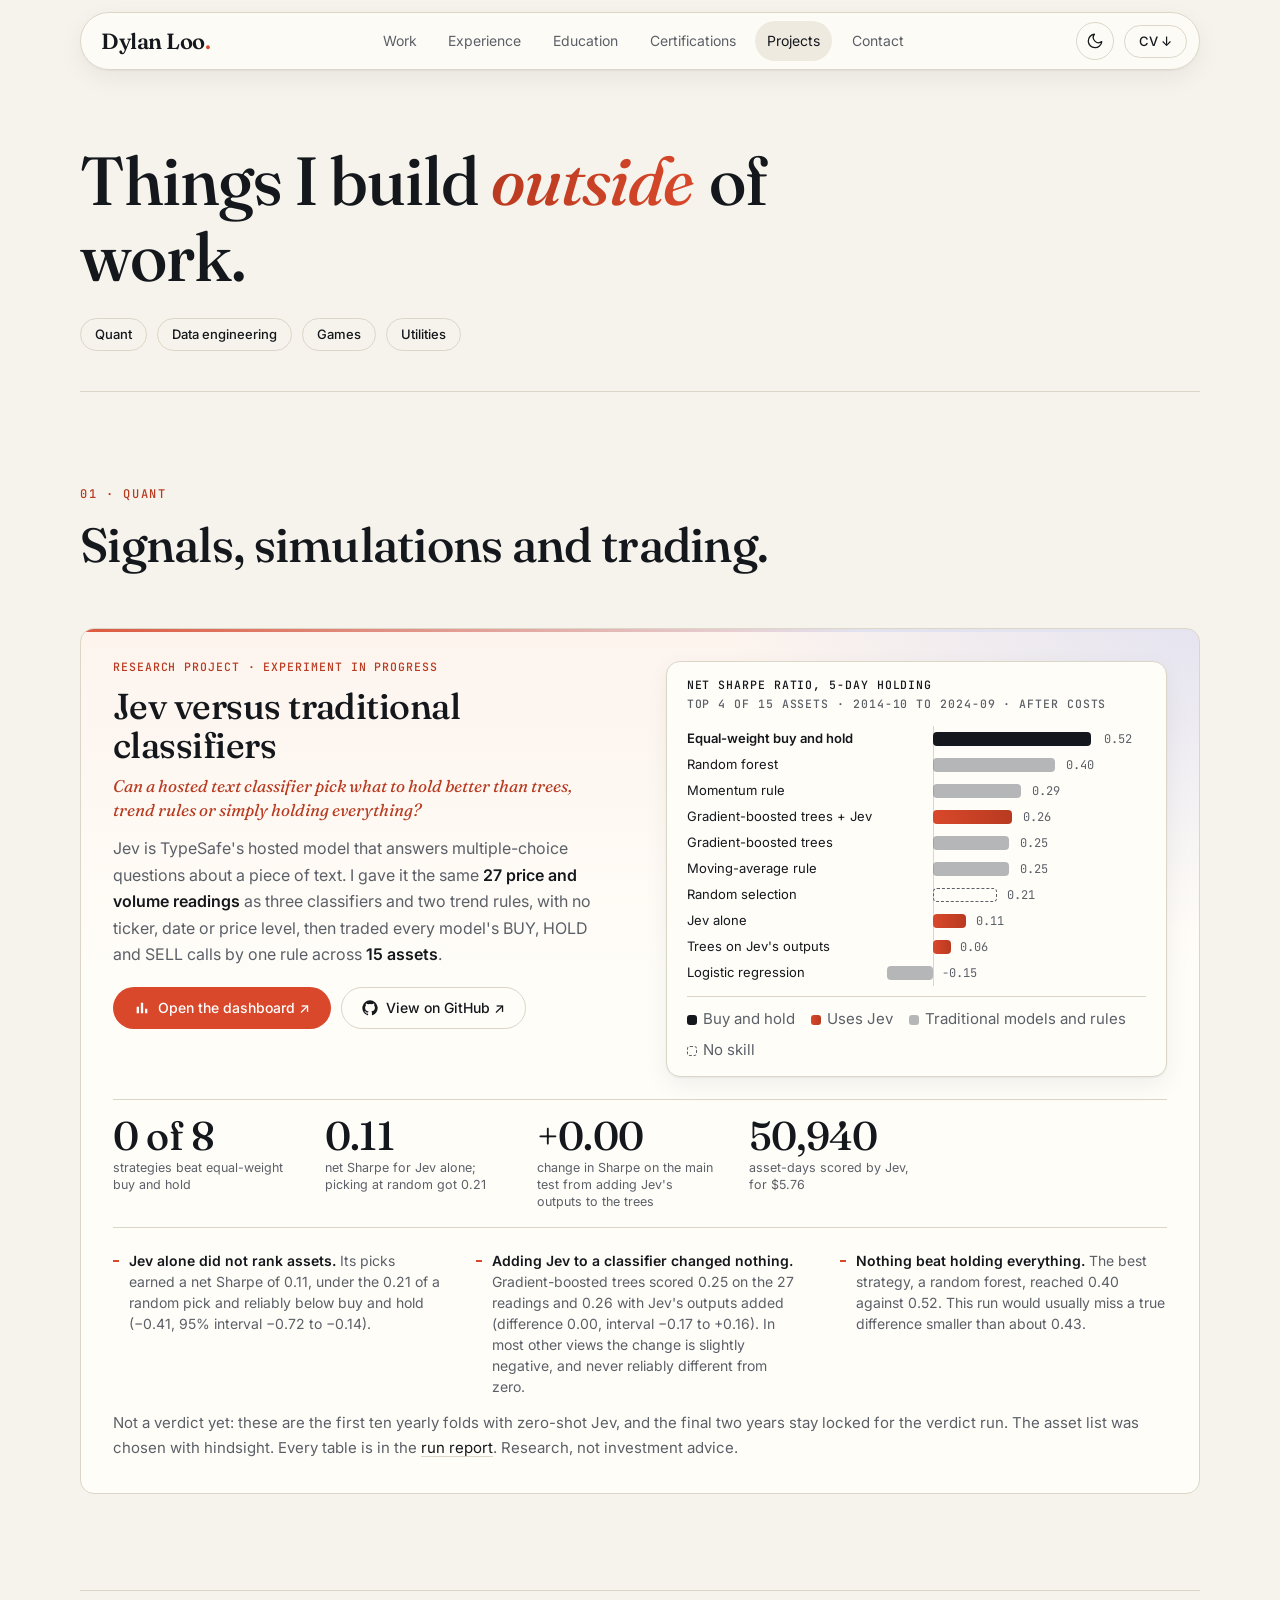
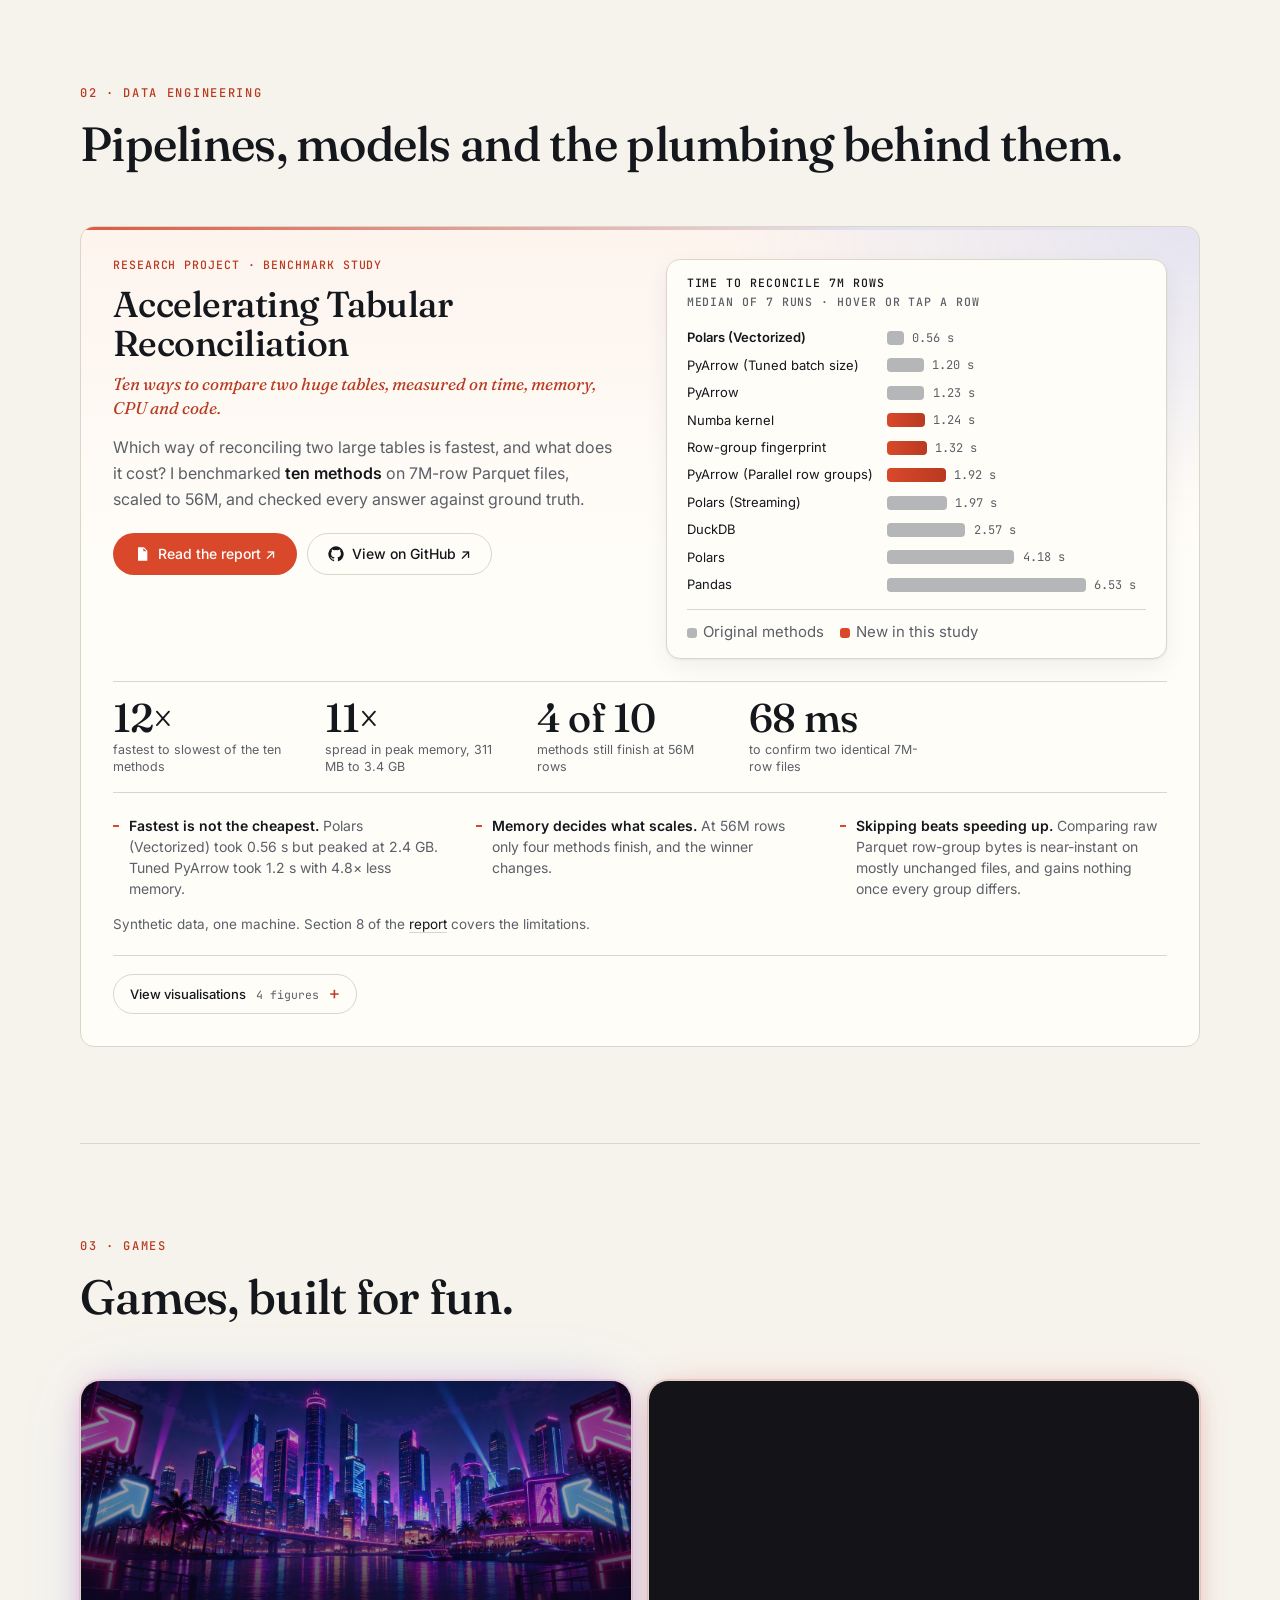
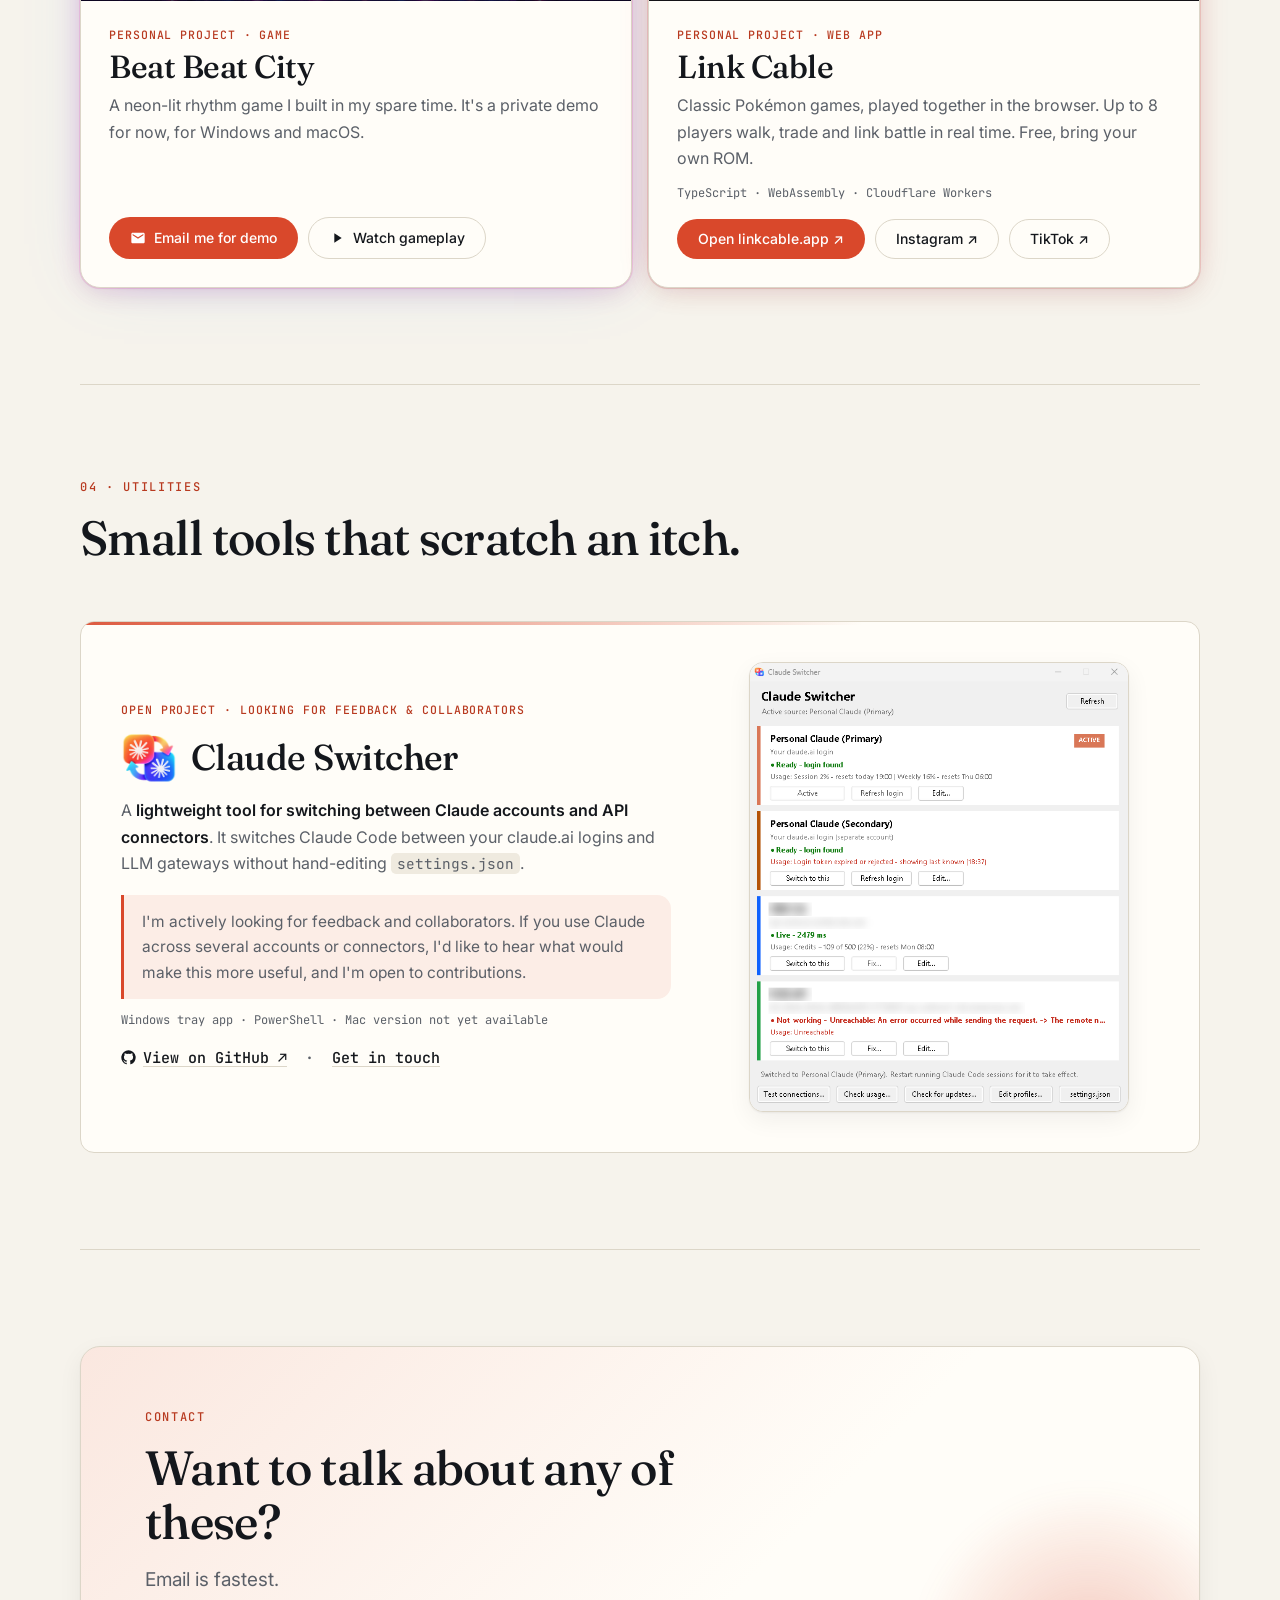
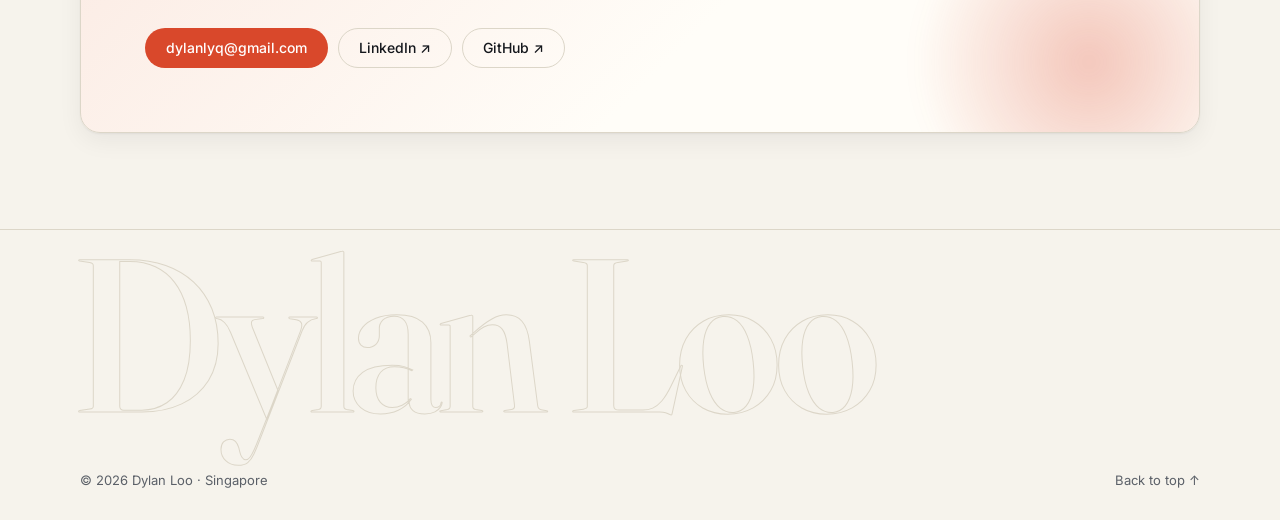
<file: projects.html>
<!doctype html>
<html lang="en">
<head>
  <meta charset="utf-8">
  <meta name="viewport" content="width=device-width, initial-scale=1">
  <title>Projects — Dylan Loo</title>
  <meta name="description" content="Side projects by Dylan Loo: quant research, data engineering, games and small utilities.">
  <meta name="theme-color" content="#f6f3ec" media="(prefers-color-scheme: light)">
  <meta name="theme-color" content="#0d1117" media="(prefers-color-scheme: dark)">
  <link rel="icon" href="/favicon.ico" sizes="48x48">
  <link rel="icon" href="/assets/favicon.png" type="image/png" sizes="512x512">
  <link rel="apple-touch-icon" href="/assets/apple-touch-icon.png">
  <meta property="og:title" content="Projects — Dylan Loo">
  <meta property="og:description" content="Quant research, data engineering, games and small utilities.">
  <meta property="og:type" content="website">

  <link rel="preconnect" href="https://fonts.googleapis.com">
  <link rel="preconnect" href="https://fonts.gstatic.com" crossorigin>
  <link href="https://fonts.googleapis.com/css2?family=Fraunces:opsz,wght@9..144,400;9..144,500;9..144,600&family=Inter:wght@400;500;600&family=JetBrains+Mono:wght@400;500&display=swap" rel="stylesheet">

  <!-- Apply the saved theme before first paint to avoid a flash -->
  <script>
    (function () {
      try {
        var t = localStorage.getItem('theme');
        if (t === 'light' || t === 'dark') document.documentElement.setAttribute('data-theme', t);
      } catch (e) {}
    })();
  </script>
  <link rel="stylesheet" href="/assets/site.css">
  <style>
/* Page-specific bits; everything else comes from site.css */
.page-head { padding-block: clamp(36px, 6vw, 72px) clamp(24px, 4vw, 40px); }
.page-head h1 { font-size: clamp(38px, 6vw, 68px); max-width: 16ch; margin-bottom: 24px; }
.page-head h1 em { font-style: italic; background: linear-gradient(100deg, var(--accent-ink), var(--accent)); -webkit-background-clip: text; background-clip: text; color: transparent; padding-right: .06em; }
.jump { display: flex; flex-wrap: wrap; gap: 10px; }
/* Section titles sit on one line from tablet up; 4vw keeps the longest (about 22.5em wide) inside the wrap */
@media (min-width: 760px) { .section__head h2 { font-size: clamp(30px, 4vw, 48px); max-width: none; } }

.card--link { display: flex; flex-direction: column; }
.card--link p:not(.card__tag) { color: var(--muted); font-size: 15px; }
.card__more { margin-top: auto; padding-top: 18px; font: 500 13px/1.4 var(--mono); }
.card__more a { color: var(--ink); text-decoration: underline; text-decoration-color: var(--line); text-underline-offset: 3px; transition: text-decoration-color .2s, color .2s; }
.card__more a:hover { color: var(--accent-ink); text-decoration-color: var(--accent); }
.gh-icon { display: inline-block; width: 15px; height: 15px; margin-right: 7px; vertical-align: -2px; fill: currentColor; }
.card__stack { font: 400 12px/1.6 var(--mono); color: var(--muted); margin-top: 12px; }

.cards--single { grid-template-columns: minmax(0, 1fr); }
.card--soon { display: grid; place-items: center; text-align: center; min-height: 120px; border-style: dashed; background: transparent; }
.card--soon .card__tag { margin-bottom: 8px; }
.card--soon p:last-child { color: var(--muted); font-size: 15px; }
.card--feature { display: grid; grid-template-columns: minmax(0, 1.25fr) minmax(0, 1fr); gap: clamp(24px, 4vw, 48px); align-items: center; padding: clamp(22px, 4vw, 40px); }
.feature__title { display: flex; align-items: center; gap: 14px; margin-bottom: 12px; }
.feature__title img { width: 56px; height: 56px; flex: none; }
.feature__title h3 { margin: 0; font-size: clamp(26px, 3.4vw, 36px); }
.feature__text p:not(.card__tag):not(.callout):not(.card__more) { color: var(--muted); }
.feature__text code { font: 400 .9em var(--mono); background: var(--surface-2); padding: 1px 6px; border-radius: 5px; }
.card--feature .callout { margin: 18px 0 0; max-width: 62ch; }
.feature__shot { justify-self: center; width: min(100%, 380px); border: 1px solid var(--line); border-radius: var(--radius); overflow: hidden; box-shadow: var(--shadow); background: #fff; }
.feature__shot img { width: 100%; height: auto; }
@media (max-width: 920px) { .card--feature { grid-template-columns: minmax(0, 1fr); } }

/* ── Data engineering: Accelerating Tabular Reconciliation ── */
.recon { position: relative; isolation: isolate; overflow: hidden; padding: clamp(20px, 3vw, 32px); background-image: radial-gradient(ellipse 60% 50% at 100% 0%, var(--glow2), transparent 70%), linear-gradient(to bottom, color-mix(in srgb, var(--accent) 5%, var(--surface)), var(--surface) 40%); }
.recon::before { content: ""; position: absolute; inset: 0 0 auto 0; height: 3px; background: linear-gradient(90deg, var(--accent), var(--glow2) 70%, transparent); }
.recon:hover { transform: none; box-shadow: none; }
.recon__top { display: grid; grid-template-columns: minmax(0, 1fr) minmax(0, 1fr); gap: clamp(24px, 4vw, 56px); align-items: start; }
.recon h3 { font-size: clamp(26px, 3.2vw, 36px); line-height: 1.1; margin-bottom: 8px; }
.recon__sub { font: italic 400 clamp(15px, 1.5vw, 17px)/1.4 var(--serif); color: var(--accent-ink); margin-bottom: 14px; }
.recon__intro > p:not(.card__tag):not(.recon__sub) { color: var(--muted); max-width: 60ch; }
.recon__intro strong { color: var(--ink); }
.recon__actions { display: flex; flex-wrap: wrap; gap: 10px; margin-top: 20px; }

.race, .sharpe { margin: 0; padding: 16px 20px 14px; background: var(--surface); border: 1px solid var(--line); border-radius: var(--radius); box-shadow: var(--shadow); }
.race__title { display: flex; flex-wrap: wrap; justify-content: space-between; gap: 4px 12px; margin-bottom: 14px; font: 500 11.5px/1.3 var(--mono); letter-spacing: .08em; text-transform: uppercase; color: var(--muted); }
.race__title b { color: var(--ink); font-weight: 500; }
.race__row { display: grid; grid-template-columns: minmax(0, 14.5em) minmax(0, 1fr); align-items: center; gap: 12px; padding-block: 3px; font-size: 13px; color: var(--ink); }
.race__name { overflow: hidden; text-overflow: ellipsis; white-space: nowrap; }
.race__track { display: flex; align-items: center; gap: 8px; min-width: 0; }
.race__bar { display: block; flex: none; height: 14px; width: calc((100% - 4.6em) * var(--f)); min-width: 4px; border-radius: 4px; background: color-mix(in srgb, var(--muted) 45%, transparent); transform-origin: left; }
.race__row--new .race__bar { background: linear-gradient(90deg, var(--accent), var(--accent-ink)); }
.race__row--best .race__name { font-weight: 600; }
.race__val { font: 400 12px/1 var(--mono); color: var(--muted); font-variant-numeric: tabular-nums; white-space: nowrap; }
.race__key { display: flex; flex-wrap: wrap; gap: 6px 16px; margin-top: 10px; padding-top: 10px; border-top: 1px solid var(--line); font-size: 12px; color: var(--muted); }
.race__key i { display: inline-block; width: 10px; height: 10px; border-radius: 3px; margin-right: 6px; background: color-mix(in srgb, var(--muted) 45%, transparent); vertical-align: -1px; }
.race__key i.is-new { background: var(--accent); }
.race { position: relative; }
.race__row { margin-inline: -8px; padding-inline: 8px; border-radius: 8px; cursor: default; transition: background .15s; outline: none; }
.race__row:hover, .race__row.is-active { background: color-mix(in srgb, var(--accent) 9%, transparent); }
.race__row:focus-visible { box-shadow: 0 0 0 2px var(--accent); }
.race__tip { position: absolute; left: 12px; right: 12px; z-index: 5; padding: 14px 16px 15px; background: var(--surface); border: 1px solid var(--accent); border-radius: 12px; box-shadow: var(--shadow), 0 16px 36px -12px rgba(0, 0, 0, .35); font-size: 13px; line-height: 1.5; color: var(--muted); pointer-events: none; opacity: 0; transform: translateY(4px); transition: opacity .15s, transform .15s; }
.race__tip.is-on { opacity: 1; transform: none; }
.race__tip[hidden] { display: none; }
.race__tip h5 { display: flex; flex-wrap: wrap; align-items: baseline; gap: 4px 10px; margin: 0 0 6px; font: 500 16px/1.2 var(--serif); color: var(--ink); }
.race__tip h5 small { font: 500 11px/1 var(--mono); letter-spacing: .06em; text-transform: uppercase; color: var(--accent-ink); }
.race__tip p { margin: 0; }
.race__tip p + p { margin-top: 8px; }
.race__tip b { display: block; margin-bottom: 1px; font: 500 10.5px/1.4 var(--mono); letter-spacing: .08em; text-transform: uppercase; color: var(--accent-ink); }
.race__tip .is-fast, .race__tip .is-slow { color: var(--ink); }
@media (max-width: 520px) { .race__tip { left: 6px; right: 6px; font-size: 12.5px; } }
@media (prefers-reduced-motion: no-preference) {
  .race.is-seen .race__bar { animation: race-grow .9s cubic-bezier(.2, .7, .2, 1) both; animation-delay: calc(var(--i, 0) * 45ms); }
  @keyframes race-grow { from { transform: scaleX(0); } }
}

.recon .stats { margin-block: 22px; padding-block: 16px; }
.recon .stat__l { max-width: 22ch; }
.recon__finds { display: grid; grid-template-columns: repeat(3, minmax(0, 1fr)); gap: 12px clamp(20px, 3vw, 36px); }
.recon__finds li { font-size: 14px; line-height: 1.5; color: var(--muted); padding-left: 16px; position: relative; }
.recon__finds li::before { content: ""; position: absolute; left: 0; top: .72em; width: 6px; height: 1.5px; background: var(--accent); }
.recon__finds strong { color: var(--ink); }
.recon__caveat { margin: 14px 0 0; font-size: 13.5px; color: var(--muted); }
.recon__caveat a { color: var(--ink); text-decoration: underline; text-decoration-color: var(--line); text-underline-offset: 3px; }
.recon__caveat a:hover { color: var(--accent-ink); text-decoration-color: var(--accent); }

.recon__more { margin-top: 20px; padding-top: 18px; border-top: 1px solid var(--line); }
.recon__more > summary { display: inline-flex; align-items: center; gap: 10px; padding: 10px 16px; border: 1px solid var(--line); border-radius: 999px; font: 500 13px/1 var(--sans); color: var(--ink); cursor: pointer; list-style: none; transition: border-color .15s; }
.recon__more > summary::-webkit-details-marker { display: none; }
.recon__more > summary:hover { border-color: var(--accent); }
.recon__more > summary span { font: 400 11.5px/1 var(--mono); color: var(--muted); }
.recon__more > summary::after { content: "+"; font: 400 18px/1 var(--mono); color: var(--accent-ink); }
.recon__more[open] > summary::after { content: "\2212"; }
.recon__more .gallery { margin-top: 16px; }
.recon .panel { background: var(--surface); }
.recon .panel img { display: block; width: 100%; height: auto; }
.recon .panel img.th-dark { display: none; }
:root[data-theme="dark"] .recon .th-light { display: none; }
:root[data-theme="dark"] .recon .th-dark { display: block; }
@media (prefers-color-scheme: dark) {
  :root:not([data-theme="light"]) .recon .th-light { display: none; }
  :root:not([data-theme="light"]) .recon .th-dark { display: block; }
}
@media (max-width: 920px) {
  .recon__top, .recon__finds { grid-template-columns: minmax(0, 1fr); }
}
@media (max-width: 520px) {
  .race { padding-inline: 16px; }
  .race__row { grid-template-columns: minmax(0, 9em) minmax(0, 1fr); gap: 8px; font-size: 12.5px; }
  .race__name { white-space: normal; line-height: 1.2; }
}

/* ── Quant: Jev versus traditional classifiers. The card reuses the research-card layout above (.recon); only the chart is new ── */
/* Bars grow from a zero line, so a negative Sharpe ratio points left. --lo is how far below zero the scale starts, --span its full width. */
.sharpe__row { display: grid; grid-template-columns: minmax(0, 14.5em) minmax(0, 1fr); align-items: center; gap: 12px; font-size: 13px; color: var(--ink); }
.sharpe__name { overflow: hidden; text-overflow: ellipsis; white-space: nowrap; }
.sharpe__track { --u: calc(100% - 4.2em); --zero: calc(var(--u) * var(--lo) / var(--span)); position: relative; align-self: stretch; min-height: 26px; }
.sharpe__track::before { content: ""; position: absolute; inset-block: 0; left: var(--zero); width: 1px; background: var(--line); }
.sharpe__bar { position: absolute; top: calc(50% - 7px); left: var(--zero); height: 14px; width: max(3px, calc(var(--u) * var(--v) / var(--span))); border-radius: 4px; background: color-mix(in srgb, var(--muted) 45%, transparent); }
.sharpe__val { position: absolute; top: calc(50% - 13px); left: calc(var(--zero) + var(--u) * var(--v) / var(--span) + 8px); font: 400 12px/26px var(--mono); color: var(--muted); font-variant-numeric: tabular-nums; white-space: nowrap; }
.sharpe__row--neg .sharpe__bar { left: calc(var(--zero) - var(--u) * var(--v) / var(--span)); }
.sharpe__row--neg .sharpe__val { left: calc(var(--zero) + 8px); }
.sharpe__row--jev .sharpe__bar, .race__key i.is-jev { background: linear-gradient(90deg, var(--accent), var(--accent-ink)); }
.sharpe__row--bench .sharpe__bar, .race__key i.is-bench { background: var(--ink); }
.sharpe__row--bench .sharpe__name { font-weight: 600; }
.sharpe__row--chance .sharpe__bar, .race__key i.is-chance { background: transparent; border: 1.5px dashed var(--muted); }
@media (max-width: 520px) {
  .sharpe { padding-inline: 16px; }
  .sharpe__row { grid-template-columns: minmax(0, 9em) minmax(0, 1fr); gap: 8px; font-size: 12.5px; }
  .sharpe__name { white-space: normal; line-height: 1.2; padding-block: 4px; }
}
  </style>
</head>
<body>
  <a class="skip" href="#main">Skip to content</a>

  <header class="nav" id="top">
    <div class="wrap nav__inner">
      <a class="nav__brand" href="/" aria-label="Dylan Loo, home">Dylan Loo<span>.</span></a>
      <nav class="nav__links" aria-label="Primary">
        <a href="/#work">Work</a>
        <a href="/#experience">Experience</a>
        <a href="/#education">Education</a>
        <a href="/#certifications">Certifications</a>
        <a href="/projects" class="is-active" aria-current="page">Projects</a>
        <a href="#contact">Contact</a>
      </nav>
      <div class="nav__actions">
        <button class="theme-toggle" id="themeToggle" type="button" aria-label="Switch theme" title="Switch theme">
          <svg class="icon icon--moon" viewBox="0 0 24 24" aria-hidden="true"><path d="M21 12.8A9 9 0 1 1 11.2 3a7 7 0 0 0 9.8 9.8z" fill="none" stroke="currentColor" stroke-width="1.7" stroke-linejoin="round"/></svg>
          <svg class="icon icon--sun" viewBox="0 0 24 24" aria-hidden="true"><circle cx="12" cy="12" r="4" fill="none" stroke="currentColor" stroke-width="1.7"/><path d="M12 2v2M12 20v2M4.9 4.9l1.4 1.4M17.7 17.7l1.4 1.4M2 12h2M20 12h2M4.9 19.1l1.4-1.4M17.7 6.3l1.4-1.4" fill="none" stroke="currentColor" stroke-width="1.7" stroke-linecap="round"/></svg>
        </button>
        <button class="btn btn--ghost btn--sm" type="button" data-cv>CV&nbsp;↓</button>
      </div>
    </div>
  </header>

  <main id="main">
    <section class="page-head wrap">
      <h1>Things I build <em>outside</em> of work.</h1>
      <div class="jump" aria-label="Jump to a section">
        <a class="btn btn--ghost btn--sm" href="#quant">Quant</a>
        <a class="btn btn--ghost btn--sm" href="#data-engineering">Data engineering</a>
        <a class="btn btn--ghost btn--sm" href="#games">Games</a>
        <a class="btn btn--ghost btn--sm" href="#utilities">Utilities</a>
      </div>
    </section>

    <!-- ───────── Quant ───────── -->
    <section class="section wrap" id="quant">
      <header class="section__head">
        <p class="eyebrow">01 · Quant</p>
        <h2>Signals, simulations and trading.</h2>
      </header>
      <div class="cards cards--single">
        <!-- The dashboard at /reports/jev-stock-trader/ is a copy of results/mixed15_dev_full/backtests.html from the jev-stock-trader repo: python -m jevbench.run visualise --name mixed15_dev_full -->
        <article class="card recon" id="jev-stock-trader">
          <div class="recon__top">
            <div class="recon__intro">
              <p class="card__tag">Research project · Experiment in progress</p>
              <h3>Jev versus traditional classifiers</h3>
              <p class="recon__sub">Can a hosted text classifier pick what to hold better than trees, trend rules or simply holding everything?</p>
              <p>Jev is TypeSafe's hosted model that answers multiple-choice questions about a piece of text. I gave it the same <strong>27 price and volume readings</strong> as three classifiers and two trend rules, with no ticker, date or price level, then traded every model's BUY, HOLD and SELL calls by one rule across <strong>15 assets</strong>.</p>
              <div class="recon__actions">
                <a class="btn btn--primary" href="/reports/jev-stock-trader/" target="_blank" rel="noopener"><svg viewBox="0 0 24 24" aria-hidden="true"><path d="M4 20V10h3.5v10zm6.25 0V4h3.5v16zm6.25 0v-7H20v7z"/></svg>Open the dashboard&nbsp;↗</a>
                <a class="btn btn--ghost" href="https://github.com/dylanlooyq/jev-stock-trader" target="_blank" rel="noopener"><svg viewBox="0 0 24 24" aria-hidden="true"><path d="M12 .5a11.5 11.5 0 0 0-3.64 22.41c.58.1.79-.25.79-.56v-2c-3.2.7-3.88-1.54-3.88-1.54-.52-1.33-1.28-1.69-1.28-1.69-1.05-.71.08-.7.08-.7 1.15.08 1.76 1.19 1.76 1.19 1.03 1.76 2.69 1.25 3.35.96.1-.75.4-1.25.73-1.54-2.56-.29-5.25-1.28-5.25-5.7 0-1.26.45-2.29 1.19-3.1-.12-.29-.52-1.47.11-3.06 0 0 .97-.31 3.18 1.18a11 11 0 0 1 5.78 0c2.2-1.49 3.17-1.18 3.17-1.18.63 1.59.23 2.77.11 3.06.74.81 1.18 1.84 1.18 3.1 0 4.43-2.7 5.4-5.27 5.69.41.36.78 1.06.78 2.14v3.17c0 .31.21.67.8.56A11.5 11.5 0 0 0 12 .5"/></svg>View on GitHub&nbsp;↗</a>
              </div>
            </div>

            <figure class="sharpe" aria-labelledby="sharpeTitle">
              <figcaption class="race__title" id="sharpeTitle"><span><b>Net Sharpe ratio, 5-day holding</b></span><span>top 4 of 15 assets · 2014-10 to 2024-09 · after costs</span></figcaption>
              <ol style="--lo:0.15;--span:0.67">
                <li class="sharpe__row sharpe__row--bench" style="--v:0.52"><span class="sharpe__name">Equal-weight buy and hold</span><span class="sharpe__track"><span class="sharpe__bar"></span><span class="sharpe__val">0.52</span></span></li>
                <li class="sharpe__row" style="--v:0.40"><span class="sharpe__name">Random forest</span><span class="sharpe__track"><span class="sharpe__bar"></span><span class="sharpe__val">0.40</span></span></li>
                <li class="sharpe__row" style="--v:0.29"><span class="sharpe__name">Momentum rule</span><span class="sharpe__track"><span class="sharpe__bar"></span><span class="sharpe__val">0.29</span></span></li>
                <li class="sharpe__row sharpe__row--jev" style="--v:0.26"><span class="sharpe__name">Gradient-boosted trees + Jev</span><span class="sharpe__track"><span class="sharpe__bar"></span><span class="sharpe__val">0.26</span></span></li>
                <li class="sharpe__row" style="--v:0.25"><span class="sharpe__name">Gradient-boosted trees</span><span class="sharpe__track"><span class="sharpe__bar"></span><span class="sharpe__val">0.25</span></span></li>
                <li class="sharpe__row" style="--v:0.25"><span class="sharpe__name">Moving-average rule</span><span class="sharpe__track"><span class="sharpe__bar"></span><span class="sharpe__val">0.25</span></span></li>
                <li class="sharpe__row sharpe__row--chance" style="--v:0.21"><span class="sharpe__name">Random selection</span><span class="sharpe__track"><span class="sharpe__bar"></span><span class="sharpe__val">0.21</span></span></li>
                <li class="sharpe__row sharpe__row--jev" style="--v:0.11"><span class="sharpe__name">Jev alone</span><span class="sharpe__track"><span class="sharpe__bar"></span><span class="sharpe__val">0.11</span></span></li>
                <li class="sharpe__row sharpe__row--jev" style="--v:0.06"><span class="sharpe__name">Trees on Jev's outputs</span><span class="sharpe__track"><span class="sharpe__bar"></span><span class="sharpe__val">0.06</span></span></li>
                <li class="sharpe__row sharpe__row--neg" style="--v:0.15"><span class="sharpe__name">Logistic regression</span><span class="sharpe__track"><span class="sharpe__bar"></span><span class="sharpe__val">−0.15</span></span></li>
              </ol>
              <p class="race__key"><span><i class="is-bench"></i>Buy and hold</span><span><i class="is-jev"></i>Uses Jev</span><span><i></i>Traditional models and rules</span><span><i class="is-chance"></i>No skill</span></p>
            </figure>
          </div>

          <div class="stats">
            <div class="stat"><span class="stat__n">0 of 8</span><span class="stat__l">strategies beat equal-weight buy and hold</span></div>
            <div class="stat"><span class="stat__n">0.11</span><span class="stat__l">net Sharpe for Jev alone; picking at random got 0.21</span></div>
            <div class="stat"><span class="stat__n">+0.00</span><span class="stat__l">change in Sharpe on the main test from adding Jev's outputs to the trees</span></div>
            <div class="stat"><span class="stat__n">50,940</span><span class="stat__l">asset-days scored by Jev, for $5.76</span></div>
          </div>

          <ul class="recon__finds">
            <li><strong>Jev alone did not rank assets.</strong> Its picks earned a net Sharpe of 0.11, under the 0.21 of a random pick and reliably below buy and hold (−0.41, 95% interval −0.72 to −0.14).</li>
            <li><strong>Adding Jev to a classifier changed nothing.</strong> Gradient-boosted trees scored 0.25 on the 27 readings and 0.26 with Jev's outputs added (difference 0.00, interval −0.17 to +0.16). In most other views the change is slightly negative, and never reliably different from zero.</li>
            <li><strong>Nothing beat holding everything.</strong> The best strategy, a random forest, reached 0.40 against 0.52. This run would usually miss a true difference smaller than about 0.43.</li>
          </ul>
          <p class="recon__caveat">Not a verdict yet: these are the first ten yearly folds with zero-shot Jev, and the final two years stay locked for the verdict run. The asset list was chosen with hindsight. Every table is in the <a href="https://github.com/dylanlooyq/jev-stock-trader/blob/main/results/mixed15_dev_full/report.md" target="_blank" rel="noopener">run report</a>. Research, not investment advice.</p>
        </article>
      </div>
    </section>

    <!-- ───────── Data engineering ───────── -->
    <section class="section wrap" id="data-engineering">
      <header class="section__head">
        <p class="eyebrow">02 · Data engineering</p>
        <h2>Pipelines, models and the plumbing behind them.</h2>
      </header>
      <div class="cards cards--single">
        <article class="card recon" id="tabular-reconciliation">
          <div class="recon__top">
            <div class="recon__intro">
              <p class="card__tag">Research project · Benchmark study</p>
              <h3>Accelerating Tabular Reconciliation</h3>
              <p class="recon__sub">Ten ways to compare two huge tables, measured on time, memory, CPU and code.</p>
              <p>Which way of reconciling two large tables is fastest, and what does it cost? I benchmarked <strong>ten methods</strong> on 7M-row Parquet files, scaled to 56M, and checked every answer against ground truth.</p>
              <div class="recon__actions">
                <a class="btn btn--primary" href="/reports/tabular-reconciliation/" target="_blank" rel="noopener"><svg viewBox="0 0 24 24" aria-hidden="true"><path d="M6 2h9l5 5v15H6zm8 1.5V8h4.5zM9 12h8v1.5H9zm0 3.5h8V17H9z"/></svg>Read the report&nbsp;↗</a>
                <a class="btn btn--ghost" href="https://github.com/dylanlooyq/data_reconciliation" target="_blank" rel="noopener"><svg viewBox="0 0 24 24" aria-hidden="true"><path d="M12 .5a11.5 11.5 0 0 0-3.64 22.41c.58.1.79-.25.79-.56v-2c-3.2.7-3.88-1.54-3.88-1.54-.52-1.33-1.28-1.69-1.28-1.69-1.05-.71.08-.7.08-.7 1.15.08 1.76 1.19 1.76 1.19 1.03 1.76 2.69 1.25 3.35.96.1-.75.4-1.25.73-1.54-2.56-.29-5.25-1.28-5.25-5.7 0-1.26.45-2.29 1.19-3.1-.12-.29-.52-1.47.11-3.06 0 0 .97-.31 3.18 1.18a11 11 0 0 1 5.78 0c2.2-1.49 3.17-1.18 3.17-1.18.63 1.59.23 2.77.11 3.06.74.81 1.18 1.84 1.18 3.1 0 4.43-2.7 5.4-5.27 5.69.41.36.78 1.06.78 2.14v3.17c0 .31.21.67.8.56A11.5 11.5 0 0 0 12 .5"/></svg>View on GitHub&nbsp;↗</a>
              </div>
            </div>

            <figure class="race" aria-labelledby="raceTitle">
              <figcaption class="race__title" id="raceTitle"><span><b>Time to reconcile 7M rows</b></span><span>median of 7 runs · hover or tap a row</span></figcaption>
              <ol>
                <li class="race__row race__row--best" style="--f:0.086;--i:0" tabindex="0" data-what="Reads both files eagerly (each is loaded fully into memory before any comparing starts, rather than streamed in pieces) and compares them with pure Polars expressions. No Python loop runs at all." data-why="Fastest: it uses every core and SIMD, where one CPU instruction compares a whole batch of values at once instead of one by one, with no per-row Python. The price is memory: it holds both tables plus a true/false table of the same shape (2.4 GB)."><span class="race__name">Polars (Vectorized)</span><span class="race__track"><span class="race__bar"></span><span class="race__val">0.56 s</span></span></li>
                <li class="race__row" style="--f:0.184;--i:1" tabindex="0" data-what="Walks both files in lock-step record batches with Arrow compute kernels. The batch size was picked by a sweep." data-why="Native kernels, and each batch stays cache-resident. Only one batch is held at a time, so memory stays at 516 MB, about 4.8× less than the fastest method."><span class="race__name">PyArrow (Tuned batch size)</span><span class="race__track"><span class="race__bar"></span><span class="race__val">1.20 s</span></span></li>
                <li class="race__row" style="--f:0.188;--i:2" tabindex="0" data-what="The same Arrow comparison, but each file is read as one big batch." data-why="Just as quick as the tuned version, but peak memory grows with the file (1.4 GB), so it stops finishing before 56M rows."><span class="race__name">PyArrow</span><span class="race__track"><span class="race__bar"></span><span class="race__val">1.23 s</span></span></li>
                <li class="race__row race__row--new" style="--f:0.19;--i:3" tabindex="0" data-what="A hand-written, JIT-compiled loop over the raw Arrow buffers, parallelised across rows. New in this study." data-why="Hand-written, yet it only matches 36 lines of PyArrow. It needs a one-off compile (3.3 s cold), 67 lines of code, and supports only int64 and string columns."><span class="race__name">Numba kernel</span><span class="race__track"><span class="race__bar"></span><span class="race__val">1.24 s</span></span></li>
                <li class="race__row race__row--new" style="--f:0.202;--i:4" tabindex="0" data-what="Compares the raw compressed bytes of each Parquet row group and only decodes the groups that differ. New in this study." data-why="Here the 200 changes are scattered across all 28 row groups, so there is little to skip. On identical files it takes 68 ms, and it uses the least memory of all (311 MB)."><span class="race__name">Row-group fingerprint</span><span class="race__track"><span class="race__bar"></span><span class="race__val">1.32 s</span></span></li>
                <li class="race__row race__row--new" style="--f:0.294;--i:5" tabindex="0" data-what="Splits the work by Parquet row group across a pool of worker processes. New in this study." data-why="Slower at 7M rows: every worker pays process start-up and its own imports, using 16 CPU-seconds (3.3× the fastest). It pays off at scale: it is the fastest method that finishes at 56M rows."><span class="race__name">PyArrow (Parallel row groups)</span><span class="race__track"><span class="race__bar"></span><span class="race__val">1.92 s</span></span></li>
                <li class="race__row" style="--f:0.302;--i:6" tabindex="0" data-what="Lazily scans both files, hashes every row to 64 bits and compares the two hash streams with a streaming join." data-why="Built for bounded memory, so it still finishes at 56M rows. At 7M the hashing and the join add overhead. A hash match is also probabilistic: a collision could hide a break."><span class="race__name">Polars (Streaming)</span><span class="race__track"><span class="race__bar"></span><span class="race__val">1.97 s</span></span></li>
                <li class="race__row" style="--f:0.394;--i:7" tabindex="0" data-what="Expresses the comparison as SQL: number the rows of each file, join on row number, average a null-safe equality across every column." data-why="Multi-threaded and null-safe, but the row-number join is the overhead: it costs memory (1.4 GB) and relies on the engine returning rows in file order."><span class="race__name">DuckDB</span><span class="race__track"><span class="race__bar"></span><span class="race__val">2.57 s</span></span></li>
                <li class="race__row" style="--f:0.64;--i:8" tabindex="0" data-what="Reads both files eagerly (each is loaded fully into memory first), compares them cell by cell, then counts the all-true rows by iterating Python tuples." data-why="The fast reader and comparison are undone by turning every row into a Python tuple. It also has the largest footprint of any method (3.4 GB)."><span class="race__name">Polars</span><span class="race__track"><span class="race__bar"></span><span class="race__val">4.18 s</span></span></li>
                <li class="race__row" style="--f:1;--i:9" tabindex="0" data-what="Loads both files into DataFrames and tests every cell with (df1 == df2).all(axis=1). The approach most analysts write first." data-why="Slowest: strings are held as Python objects and compared cell by cell on about two cores. In its favour, it is the shortest code at 5 lines."><span class="race__name">Pandas</span><span class="race__track"><span class="race__bar"></span><span class="race__val">6.53 s</span></span></li>
              </ol>
              <div class="race__tip" id="raceTip" role="tooltip" hidden></div>
              <p class="race__key"><span><i></i>Original methods</span><span><i class="is-new"></i>New in this study</span></p>
            </figure>
          </div>

          <div class="stats">
            <div class="stat"><span class="stat__n">12×</span><span class="stat__l">fastest to slowest of the ten methods</span></div>
            <div class="stat"><span class="stat__n">11×</span><span class="stat__l">spread in peak memory, 311 MB to 3.4 GB</span></div>
            <div class="stat"><span class="stat__n">4 of 10</span><span class="stat__l">methods still finish at 56M rows</span></div>
            <div class="stat"><span class="stat__n">68 ms</span><span class="stat__l">to confirm two identical 7M-row files</span></div>
          </div>

          <ul class="recon__finds">
            <li><strong>Fastest is not the cheapest.</strong> Polars (Vectorized) took 0.56 s but peaked at 2.4 GB. Tuned PyArrow took 1.2 s with 4.8× less memory.</li>
            <li><strong>Memory decides what scales.</strong> At 56M rows only four methods finish, and the winner changes.</li>
            <li><strong>Skipping beats speeding up.</strong> Comparing raw Parquet row-group bytes is near-instant on mostly unchanged files, and gains nothing once every group differs.</li>
          </ul>
          <p class="recon__caveat">Synthetic data, one machine. Section 8 of the <a href="/reports/tabular-reconciliation/" target="_blank" rel="noopener">report</a> covers the limitations.</p>

          <details class="recon__more">
            <summary>View visualisations <span>4 figures</span></summary>
            <div class="gallery" id="reconGallery">
              <div class="tabs" role="tablist" aria-label="Benchmark visualisations">
              <button type="button" role="tab" id="rc-tab-1" aria-controls="rc-panel-1" aria-selected="true">Speed vs memory</button>
              <button type="button" role="tab" id="rc-tab-2" aria-controls="rc-panel-2" aria-selected="false" tabindex="-1">Scaling</button>
              <button type="button" role="tab" id="rc-tab-3" aria-controls="rc-panel-3" aria-selected="false" tabindex="-1">Scorecard</button>
              <button type="button" role="tab" id="rc-tab-4" aria-controls="rc-panel-4" aria-selected="false" tabindex="-1">Fingerprinting</button>
            </div>
            <div class="frame">
              <div class="frame__bar" aria-hidden="true"><i></i><i></i><i></i><span>tabrecon · report figures</span></div>
              <figure class="panel" id="rc-panel-1" role="tabpanel" aria-labelledby="rc-tab-1">
                <img class="th-light" src="/assets/tabrecon-speed-memory.webp" width="1184" height="807" loading="lazy" alt="Scatter plot of time against peak memory for the ten methods at 7M rows. Polars (Vectorized) is fastest but uses the most memory of the fast methods; the row-group fingerprint and tuned PyArrow methods use the least memory. A dashed line marks the best trade-offs.">
                <img class="th-dark" src="/assets/tabrecon-speed-memory-dark.webp" width="1184" height="807" loading="lazy" alt="Dark-theme version of the speed against memory scatter plot for the ten methods at 7M rows.">
                <figcaption><strong>Speed against memory:</strong> Bottom-left is better. The dashed line joins the methods no other method beats on both axes.</figcaption>
              </figure>
              <figure class="panel" id="rc-panel-2" role="tabpanel" aria-labelledby="rc-tab-2">
                <img class="th-light" src="/assets/tabrecon-scaling.webp" width="1265" height="939" loading="lazy" alt="Line chart of runtime against rows per file, from 1M to 56M on log scales. Crosses mark where methods were stopped by the memory guard; Pandas, Polars, DuckDB, PyArrow, Polars (Vectorized) and the Numba kernel drop out before 56M, while four methods finish.">
                <img class="th-dark" src="/assets/tabrecon-scaling-dark.webp" width="1265" height="939" loading="lazy" alt="Dark-theme version of the runtime scaling chart from 1M to 56M rows.">
                <figcaption><strong>Scaling:</strong> Median time from 1M to 56M rows. A cross marks the size where the memory guard stopped a method.</figcaption>
              </figure>
              <figure class="panel" id="rc-panel-3" role="tabpanel" aria-labelledby="rc-tab-3">
                <img class="th-light" src="/assets/tabrecon-scorecard.webp" width="1400" height="1043" loading="lazy" alt="Heat-map scorecard of the ten methods against time, peak memory, CPU time and code size, each cell shaded by how many times worse it is than the best in its column.">
                <img class="th-dark" src="/assets/tabrecon-scorecard-dark.webp" width="1400" height="1043" loading="lazy" alt="Dark-theme version of the method scorecard.">
                <figcaption><strong>Scorecard:</strong> Each method's cost on four axes, relative to the best in that column. No method wins them all.</figcaption>
              </figure>
              <figure class="panel" id="rc-panel-4" role="tabpanel" aria-labelledby="rc-tab-4">
                <img class="th-light" src="/assets/tabrecon-fingerprint.webp" width="1185" height="772" loading="lazy" alt="Line chart of runtime against the number of row groups containing a difference. The row-group fingerprint method starts near zero and rises steadily, crossing tuned PyArrow only when all 28 row groups differ, while PyArrow and Polars (Vectorized) stay flat.">
                <img class="th-dark" src="/assets/tabrecon-fingerprint-dark.webp" width="1185" height="772" loading="lazy" alt="Dark-theme version of the fingerprinting runtime chart.">
                <figcaption><strong>Fingerprinting:</strong> Same number of changed rows each time; only how widely they are spread across row groups changes.</figcaption>
              </figure>
            </div>
            </div>
          </details>
        </article>
      </div>
    </section>

    <!-- ───────── Games ───────── -->
    <section class="section wrap" id="games">
      <header class="section__head">
        <p class="eyebrow">03 · Games</p>
        <h2>Games, built for fun.</h2>
      </header>
      <div class="project-pair">
      <article class="project" id="beatbeatcity">
        <div class="project__stage">
          <img class="project__bg" src="/assets/beat-beat-city-menu.webp" width="1440" height="810" alt="" loading="lazy" decoding="async">
          <img class="project__dancer" src="/assets/beat-beat-city-dancer.webp" width="952" height="1240" alt="" loading="lazy" decoding="async">
          <img class="project__dancer project__dancer--second" src="/assets/beat-beat-city-dancer-2.webp" width="578" height="1240" alt="" loading="lazy" decoding="async">
          <span class="project__logo-wrap"><img class="project__logo" src="/assets/beat-beat-city-logo.webp" width="800" height="437" alt="Beat Beat City" loading="lazy" decoding="async"></span>
        </div>
        <div class="project__body">
          <div>
            <p class="card__tag">Personal project · Game</p>
            <h3>Beat Beat City</h3>
            <p>A neon-lit rhythm game I built in my spare time. It's a private demo for now, for Windows and macOS.</p>
            <div class="project__buttons project__watch">
              <a class="btn btn--primary" href="#contact" data-demo-request><svg viewBox="0 0 24 24" aria-hidden="true"><path d="M20 4H4c-1.1 0-2 .9-2 2v12c0 1.1.9 2 2 2h16c1.1 0 2-.9 2-2V6c0-1.1-.9-2-2-2zm0 4-8 5-8-5V6l8 5 8-5v2z"/></svg>Email me for demo</a>
              <button class="btn btn--ghost" type="button" id="watchGameplay"><svg viewBox="0 0 24 24" aria-hidden="true"><path d="M8 5v14l11-7z"/></svg>Watch gameplay</button>
            </div>
          </div>
        </div>
      </article>
      <article class="project project--linkcable" id="linkcable">
        <div class="project__stage">
          <img class="project__bg" src="/assets/linkcable-stage.webp" width="1440" height="810" alt="linkcable.app with Pokémon Polished Crystal, FireRed, Radical Red, Emerald and Platinum" loading="lazy" decoding="async">
        </div>
        <div class="project__body">
          <div>
            <p class="card__tag">Personal project · Web app</p>
            <h3>Link Cable</h3>
            <p>Classic Pokémon games, played together in the browser. Up to 8 players walk, trade and link battle in real time. Free, bring your own ROM.</p>
            <p class="card__stack">TypeScript · WebAssembly · Cloudflare Workers</p>
            <div class="project__buttons project__watch">
              <a class="btn btn--primary" href="https://linkcable.app" target="_blank" rel="noopener">Open linkcable.app&nbsp;↗</a>
              <a class="btn btn--ghost" href="https://www.instagram.com/linkcable.app/" target="_blank" rel="noopener">Instagram&nbsp;↗</a>
              <a class="btn btn--ghost" href="https://www.tiktok.com/@linkcable.app" target="_blank" rel="noopener">TikTok&nbsp;↗</a>
            </div>
          </div>
        </div>
      </article>
      </div>
    </section>

    <!-- ───────── Utilities ───────── -->
    <section class="section wrap" id="utilities">
      <header class="section__head">
        <p class="eyebrow">04 · Utilities</p>
        <h2>Small tools that scratch an itch.</h2>
      </header>
      <div class="cards cards--single">
        <article class="card card--feature">
          <div class="feature__text">
            <p class="card__tag">Open project · Looking for feedback &amp; collaborators</p>
            <div class="feature__title">
              <img src="/assets/claude-switcher-icon.png" alt="" width="56" height="56" loading="lazy">
              <h3>Claude Switcher</h3>
            </div>
            <p>A <strong>lightweight tool for switching between Claude accounts and API connectors</strong>. It switches Claude Code between your claude.ai logins and LLM gateways without hand-editing <code>settings.json</code>.</p>
            <p class="callout">I'm actively looking for feedback and collaborators. If you use Claude across several accounts or connectors, I'd like to hear what would make this more useful, and I'm open to contributions.</p>
            <p class="card__stack">Windows tray app · PowerShell · Mac version not yet available</p>
            <p class="card__more"><a class="gh-link" href="https://github.com/dylanlooyq/claude-switcher" target="_blank" rel="noopener"><svg class="gh-icon" viewBox="0 0 24 24" aria-hidden="true"><path d="M12 .5a11.5 11.5 0 0 0-3.64 22.41c.58.1.79-.25.79-.56v-2c-3.2.7-3.88-1.54-3.88-1.54-.52-1.33-1.28-1.69-1.28-1.69-1.05-.71.08-.7.08-.7 1.15.08 1.76 1.19 1.76 1.19 1.03 1.76 2.69 1.25 3.35.96.1-.75.4-1.25.73-1.54-2.56-.29-5.25-1.28-5.25-5.7 0-1.26.45-2.29 1.19-3.1-.12-.29-.52-1.47.11-3.06 0 0 .97-.31 3.18 1.18a11 11 0 0 1 5.78 0c2.2-1.49 3.17-1.18 3.17-1.18.63 1.59.23 2.77.11 3.06.74.81 1.18 1.84 1.18 3.1 0 4.43-2.7 5.4-5.27 5.69.41.36.78 1.06.78 2.14v3.17c0 .31.21.67.8.56A11.5 11.5 0 0 0 12 .5"/></svg>View on GitHub&nbsp;↗</a> &nbsp;·&nbsp; <a href="#contact">Get in touch</a></p>
          </div>
          <figure class="feature__shot">
            <img src="/assets/claude-switcher-screenshot.png" alt="The Claude Switcher window: one card per source, each showing live status and usage, with Switch, Refresh and Edit buttons." width="612" height="726" loading="lazy">
          </figure>
        </article>
      </div>
    </section>

    <!-- ───────── Contact ───────── -->
    <section class="section wrap contact" id="contact">
      <div class="contact__box">
        <p class="eyebrow">Contact</p>
        <h2>Want to talk about any of these?</h2>
        <p class="lede">Email is fastest.</p>
        <div class="hero__cta">
          <a class="btn btn--primary" href="#contact" data-email>Email me</a>
          <a class="btn btn--ghost" href="https://www.linkedin.com/in/dylanlooyq/" target="_blank" rel="noopener">LinkedIn&nbsp;↗</a>
          <a class="btn btn--ghost" href="https://github.com/dylanlooyq" target="_blank" rel="noopener">GitHub&nbsp;↗</a>
        </div>
      </div>
    </section>
  </main>

  <footer class="footer">
    <div class="wrap footer__inner">
      <p class="footer__name" aria-hidden="true">Dylan Loo</p>
      <p>© <span id="year">2026</span> Dylan Loo · Singapore</p>
      <a href="#top">Back to top ↑</a>
    </div>
  </footer>

  <dialog class="dialog" id="cvDialog" aria-labelledby="cvTitle">
    <form method="dialog" class="dialog__inner">
      <h2 id="cvTitle">Download my CV</h2>
      <p>A quick check that you're human, then the PDF downloads.</p>
      <div id="cvWidget" class="dialog__widget"></div>
      <p class="dialog__status" id="cvStatus" role="status" aria-live="polite"></p>
      <button class="btn btn--ghost btn--sm" value="close">Close</button>
    </form>
  </dialog>

  <dialog class="dialog dialog--video" id="videoDialog" aria-label="Beat Beat City gameplay">
    <div class="dialog__inner">
      <video class="dialog__video" id="gameplayVideo" controls playsinline preload="none" poster="assets/video/beatbeatcity-gameplay-poster.jpg"></video>
      <div class="dialog__actions"><button class="btn btn--ghost" type="button" id="videoClose">Close</button></div>
    </div>
  </dialog>

  <script>
// Public settings for the download gates (nothing secret belongs in this file).
window.SITE_CONFIG = {
  turnstileSiteKey: "0x4AAAAAAFNWfM7vv__pNqx1",   // Cloudflare Turnstile *site* key
  cvEndpoint: "https://dylan-cv.dylanlyq.workers.dev/cv"
};
  </script>
  <script>
(function () {
  var root = document.documentElement;
  var reduce = window.matchMedia('(prefers-reduced-motion: reduce)').matches;

  // ── Theme toggle: explicit choice wins, otherwise follow the OS ──
  function effectiveTheme() {
    var set = root.getAttribute('data-theme');
    if (set) return set;
    return window.matchMedia('(prefers-color-scheme: dark)').matches ? 'dark' : 'light';
  }
  document.getElementById('themeToggle').addEventListener('click', function () {
    var next = effectiveTheme() === 'dark' ? 'light' : 'dark';
    root.setAttribute('data-theme', next);
    try { localStorage.setItem('theme', next); } catch (e) {}
  });

  document.getElementById('year').textContent = new Date().getFullYear();

  // ── Email: assembled at runtime so it isn't a plain mailto in the HTML ──
  var email = ['dylanlyq', 'gmail.com'].join('@');
  document.querySelectorAll('[data-email]').forEach(function (el) {
    el.href = 'mailto:' + email;
    el.textContent = email;
  });

  // ── CV download: Turnstile captcha, verified server-side by the Worker ──
  var cfg = window.SITE_CONFIG || {};
  var gateReady = !!(cfg.turnstileSiteKey && cfg.cvEndpoint);
  var dialog = document.getElementById('cvDialog');
  var statusEl = document.getElementById('cvStatus');
  var widgetId = null, tsPromise = null;

  function setStatus(msg, isError) {
    statusEl.textContent = msg || '';
    statusEl.classList.toggle('is-error', !!isError);
  }

  function loadTurnstile() {
    if (tsPromise) return tsPromise;
    tsPromise = new Promise(function (resolve, reject) {
      var sc = document.createElement('script');
      sc.src = 'https://challenges.cloudflare.com/turnstile/v0/api.js?render=explicit';
      sc.async = true;
      sc.onload = function () { resolve(window.turnstile); };
      sc.onerror = function () { tsPromise = null; reject(new Error('load')); };
      document.head.appendChild(sc);
    });
    return tsPromise;
  }

  function saveBlob(blob) {
    var url = URL.createObjectURL(blob);
    var a = document.createElement('a');
    a.href = url; a.download = 'Dylan-Loo-CV.pdf';
    document.body.appendChild(a); a.click(); a.remove();
    setTimeout(function () { URL.revokeObjectURL(url); }, 4000);
  }

  function onToken(token) {
    setStatus('Verified. Preparing your download…');
    fetch(cfg.cvEndpoint, {
      method: 'POST',
      headers: { 'Content-Type': 'application/json' },
      body: JSON.stringify({ token: token })
    }).then(function (r) {
      if (!r.ok) throw new Error(String(r.status));
      return r.blob();
    }).then(function (blob) {
      saveBlob(blob);
      setStatus('Done. Check your downloads.');
      setTimeout(function () { if (dialog.open) dialog.close(); }, 1200);
    }).catch(function () {
      setStatus('That didn’t work. Please try again, or email me for the CV.', true);
      if (window.turnstile && widgetId !== null) window.turnstile.reset(widgetId);
    });
  }

  document.querySelectorAll('[data-cv]').forEach(function (btn) {
    btn.addEventListener('click', function () {
      if (!gateReady) {
        location.href = 'mailto:' + email + '?subject=' + encodeURIComponent('CV request');
        return;
      }
      setStatus('');
      dialog.showModal();
      loadTurnstile().then(function (ts) {
        if (widgetId === null) {
          widgetId = ts.render('#cvWidget', {
            sitekey: cfg.turnstileSiteKey,
            callback: onToken,
            'error-callback': function () { setStatus('Captcha failed to load. Please try again.', true); }
          });
        } else {
          ts.reset(widgetId);
        }
      }).catch(function () {
        setStatus('Couldn’t load the captcha. Please email me for the CV.', true);
      });
    });
  });

  // ── Beat Beat City gameplay video: loaded only when the dialog opens, stopped when it closes ──
  var videoDialog = document.getElementById('videoDialog');
  var gameplayVideo = document.getElementById('gameplayVideo');
  document.getElementById('watchGameplay').addEventListener('click', function () {
    if (!gameplayVideo.getAttribute('src')) gameplayVideo.src = 'assets/video/beatbeatcity-gameplay-web.mp4';
    videoDialog.showModal();
    gameplayVideo.play().catch(function () {});   // autoplay can be blocked; the controls still work
  });
  document.getElementById('videoClose').addEventListener('click', function () { videoDialog.close(); });
  videoDialog.addEventListener('close', function () { gameplayVideo.pause(); });
  videoDialog.addEventListener('click', function (e) { if (e.target === videoDialog) videoDialog.close(); });   // click the backdrop

  // ── Beat Beat City: the demo is sent by email ──
  var demoRequest = 'mailto:' + email + '?subject=' + encodeURIComponent('Beat Beat City demo');
  document.querySelectorAll('[data-demo-request]').forEach(function (a) { a.href = demoRequest; });

  // ── Highlight the nav link for the section in view; this page's own link is lit otherwise ──
  var navLinks = document.querySelectorAll('.nav__links a');
  var here = document.querySelector('.nav__links a[aria-current]');
  if ('IntersectionObserver' in window) {
    var navIo = new IntersectionObserver(function (entries) {
      entries.forEach(function (e) {
        navLinks.forEach(function (a) {
          if (a !== here && a.getAttribute('href') === '#' + e.target.id) a.classList.toggle('is-active', e.isIntersecting);
        });
      });
      var onSection = false;
      navLinks.forEach(function (a) { if (a !== here && a.classList.contains('is-active')) onSection = true; });
      if (here) here.classList.toggle('is-active', !onSection);
    }, { rootMargin: '-45% 0px -50% 0px' });
    navLinks.forEach(function (a) {
      var h = a.getAttribute('href');
      var s = h.charAt(0) === '#' ? document.querySelector(h) : null;
      if (s) navIo.observe(s);
    });
  }

  // ── Reveal-on-scroll ──
  var targets = document.querySelectorAll('.card, .project');
  if (reduce || !('IntersectionObserver' in window)) return;
  targets.forEach(function (el) { el.classList.add('reveal'); });
  var io = new IntersectionObserver(function (entries) {
    entries.forEach(function (e) {
      if (!e.isIntersecting) return;
      e.target.classList.add('is-in');
      io.unobserve(e.target);
    });
  }, { threshold: 0.12 });
  targets.forEach(function (el) { io.observe(el); });
})();
  </script>
  <script>
// Tabular Reconciliation card: visualisation tabs (progressive enhancement) and the runtime bars
(function () {
  var gallery = document.getElementById('reconGallery');
  if (gallery) {
    var tabs = Array.prototype.slice.call(gallery.querySelectorAll('[role="tab"]'));
    var panels = tabs.map(function (t) { return document.getElementById(t.getAttribute('aria-controls')); });
    gallery.classList.add('is-tabs');
    var select = function (i, focus) {
      tabs.forEach(function (t, n) {
        var on = n === i;
        t.setAttribute('aria-selected', on ? 'true' : 'false');
        t.tabIndex = on ? 0 : -1;
        panels[n].hidden = !on;
      });
      if (focus) tabs[i].focus();
    };
    tabs.forEach(function (t, i) {
      t.addEventListener('click', function () { select(i); });
      t.addEventListener('keydown', function (e) {
        if (e.key === 'ArrowRight') { e.preventDefault(); select((i + 1) % tabs.length, true); }
        if (e.key === 'ArrowLeft') { e.preventDefault(); select((i + tabs.length - 1) % tabs.length, true); }
      });
    });
    select(0);
  }

  // Grow the bars once when they scroll into view (CSS skips the animation for reduced motion)
  var race = document.querySelector('.race');
  if (race && 'IntersectionObserver' in window) {
    var seen = new IntersectionObserver(function (entries) {
      if (!entries[0].isIntersecting) return;
      race.classList.add('is-seen');
      seen.disconnect();
    }, { threshold: 0.3 });
    seen.observe(race);
  }

  // Tooltip on each bar row: what the method is, and why it is fast or slow.
  // Hover, keyboard focus and tap all work; Escape or tapping elsewhere dismisses.
  var tip = document.getElementById('raceTip');
  if (race && tip) {
    var rows = Array.prototype.slice.call(race.querySelectorAll('.race__row[data-why]'));
    var active = null;
    var esc = function (t) { return String(t).replace(/[&<>"]/g, function (c) { return { '&': '&amp;', '<': '&lt;', '>': '&gt;', '"': '&quot;' }[c]; }); };

    var hide = function () {
      if (!active) return;
      active.classList.remove('is-active');
      active.removeAttribute('aria-describedby');
      tip.classList.remove('is-on');
      tip.hidden = true;
      active = null;
    };
    var show = function (row) {
      if (active === row) return;
      hide();
      active = row;
      var name = row.querySelector('.race__name').textContent;
      var isNew = row.classList.contains('race__row--new');
      var time = row.querySelector('.race__val').textContent;
      var rank = rows.indexOf(row);
      tip.innerHTML =
        '<h5>' + esc(name) + ' <small>' + esc(time) + (isNew ? ' · new' : '') + '</small></h5>' +
        '<p><b>What it is</b>' + esc(row.getAttribute('data-what')) + '</p>' +
        '<p><b>' + (rank <= 2 ? 'Why it is fast' : rank >= 7 ? 'Why it is slow' : 'Why it lands mid-pack') + '</b>' + esc(row.getAttribute('data-why')) + '</p>';
      tip.hidden = false;
      // Rows in the lower half open the tooltip upwards so it stays inside the chart card
      var gap = 8, h = tip.offsetHeight;
      var top = rank >= 5 ? row.offsetTop - h - gap : row.offsetTop + row.offsetHeight + gap;
      tip.style.top = Math.max(4, top) + 'px';
      row.classList.add('is-active');
      row.setAttribute('aria-describedby', 'raceTip');
      void tip.offsetWidth; // flush layout so the fade-in transition runs from the hidden state
      tip.classList.add('is-on');
    };

    rows.forEach(function (row) {
      // A mouse gets the tooltip on hover; touch and pen taps toggle it instead
      // (a tap also fires an emulated mouseenter, which would open then close it)
      var tapped = false;
      row.addEventListener('pointerenter', function (e) { tapped = e.pointerType !== 'mouse'; });
      row.addEventListener('pointerdown', function (e) { tapped = e.pointerType !== 'mouse'; });
      row.addEventListener('mouseenter', function () { if (!tapped) show(row); });
      row.addEventListener('mouseleave', function () { if (!tapped) hide(); });
      row.addEventListener('focus', function () { if (row.matches(':focus-visible')) show(row); });
      row.addEventListener('blur', hide);
      row.addEventListener('click', function (e) {
        e.stopPropagation();
        if (!tapped) return;
        if (active === row) hide(); else show(row);
      });
    });
    document.addEventListener('click', hide);
    document.addEventListener('keydown', function (e) { if (e.key === 'Escape') hide(); });
  }
})();
  </script>
</body>
</html>
</file>
<file: assets/site.css>
/* ───────── Tokens ───────── */
:root {
  --bg: #f6f3ec;
  --surface: #fffdf8;
  --surface-2: #efeadf;
  --ink: #14171c;
  --muted: #5b6068;
  --line: #dcd6c8;
  --accent: #d9482b;
  --accent-ink: #b83a20;
  --on-accent: #ffffff;
  --grid: rgba(20, 23, 28, 0.045);
  --shadow: 0 1px 2px rgba(20, 23, 28, 0.05), 0 8px 24px rgba(20, 23, 28, 0.06);
  --glow2: rgba(70, 120, 255, 0.13);

  --serif: "Fraunces", "Iowan Old Style", Georgia, serif;
  --sans: "Inter", system-ui, -apple-system, "Segoe UI", sans-serif;
  --mono: "JetBrains Mono", ui-monospace, "SF Mono", Menlo, Consolas, monospace;

  --radius: 14px;
  --gutter: clamp(16px, 4vw, 40px);
  color-scheme: light;
}

@media (prefers-color-scheme: dark) {
  :root:not([data-theme="light"]) {
    --bg: #0d1117;
    --surface: #141a22;
    --surface-2: #19212b;
    --ink: #e8eaed;
    --muted: #9aa3ae;
    --line: #263040;
    --accent: #ff7a59;
    --accent-ink: #ff8f72;
    --on-accent: #1a0d08;
    --grid: rgba(232, 234, 237, 0.045);
    --shadow: 0 1px 2px rgba(0, 0, 0, 0.4), 0 8px 24px rgba(0, 0, 0, 0.35);
    --glow2: rgba(70, 120, 255, 0.2);
    color-scheme: dark;
  }
}

:root[data-theme="dark"] {
  --bg: #0d1117;
  --surface: #141a22;
  --surface-2: #19212b;
  --ink: #e8eaed;
  --muted: #9aa3ae;
  --line: #263040;
  --accent: #ff7a59;
  --accent-ink: #ff8f72;
  --on-accent: #1a0d08;
  --grid: rgba(232, 234, 237, 0.045);
  --shadow: 0 1px 2px rgba(0, 0, 0, 0.4), 0 8px 24px rgba(0, 0, 0, 0.35);
  --glow2: rgba(70, 120, 255, 0.2);
  color-scheme: dark;
}

/* ───────── Base ───────── */
*, *::before, *::after { box-sizing: border-box; }
html { scroll-behavior: smooth; scroll-padding-top: 76px; -webkit-text-size-adjust: 100%; overflow-x: clip; }
body {
  margin: 0;
  background: var(--bg);
  color: var(--ink);
  font: 400 16px/1.65 var(--sans);
  -webkit-font-smoothing: antialiased;
  transition: background-color .25s ease, color .25s ease;
}
img, svg { max-width: 100%; display: block; }
a { color: inherit; }
h1, h2, h3, h4, p, ul, ol, dl, dd, figure { margin: 0; }
ul, ol { padding: 0; list-style: none; }
strong { font-weight: 600; }
:focus-visible { outline: 2px solid var(--accent); outline-offset: 3px; border-radius: 4px; }

.wrap { width: min(1120px, 100% - 2 * var(--gutter)); margin-inline: auto; }
.skip { position: absolute; left: -999px; top: 8px; background: var(--ink); color: var(--bg); padding: 8px 14px; border-radius: 8px; z-index: 100; }
.skip:focus { left: 8px; }

.eyebrow {
  font: 500 12px/1 var(--mono);
  letter-spacing: .14em;
  text-transform: uppercase;
  color: var(--accent-ink);
  margin-bottom: 18px;
}
h1, h2, h3 { font-family: var(--serif); font-weight: 500; letter-spacing: -0.015em; line-height: 1.12; }

/* ───────── Nav ───────── */
.nav {
  position: sticky; top: 0; z-index: 50;
  background: color-mix(in srgb, var(--bg) 82%, transparent);
  backdrop-filter: blur(12px);
  -webkit-backdrop-filter: blur(12px);
  border-bottom: 1px solid var(--line);
}
.nav__inner { display: flex; align-items: center; justify-content: space-between; gap: 16px; height: 64px; }
.nav__brand { white-space: nowrap; font: 600 22px/1 var(--serif); text-decoration: none; letter-spacing: -0.02em; }
.nav__brand span { color: var(--accent); }
.nav__links { display: flex; gap: clamp(0px, .6vw, 8px); }
.nav__links a { text-decoration: none; font-size: 14px; color: var(--muted); transition: color .15s; }
.nav__links a:hover { color: var(--ink); }
.nav__actions { display: flex; align-items: center; gap: 10px; }

.theme-toggle {
  width: 38px; height: 38px; display: grid; place-items: center;
  border: 1px solid var(--line); border-radius: 50%;
  background: transparent; color: var(--ink); cursor: pointer;
  transition: border-color .15s, background-color .15s;
}
.theme-toggle:hover { border-color: var(--accent); }
.icon { width: 18px; height: 18px; }
.icon--sun { display: none; }
:root[data-theme="dark"] .icon--sun { display: block; }
:root[data-theme="dark"] .icon--moon { display: none; }
@media (prefers-color-scheme: dark) {
  :root:not([data-theme="light"]) .icon--sun { display: block; }
  :root:not([data-theme="light"]) .icon--moon { display: none; }
}

/* ───────── Buttons ───────── */
.btn {
  display: inline-flex; align-items: center; justify-content: center;
  padding: 12px 20px; border-radius: 999px;
  font: 500 14px/1 var(--sans); text-decoration: none;
  border: 1px solid transparent; cursor: pointer;
  transition: transform .15s, background-color .15s, border-color .15s, color .15s;
}
.btn svg { width: 16px; height: 16px; margin-right: 8px; fill: currentColor; flex: none; }
.btn:hover { transform: translateY(-1px); }
.btn--primary { background: var(--accent); color: var(--on-accent); }
.btn--primary:hover { background: var(--accent-ink); }
.btn--ghost { border-color: var(--line); color: var(--ink); background: transparent; }
.btn--ghost:hover { border-color: var(--accent); }
.btn--sm { padding: 9px 14px; font-size: 13px; }

/* ───────── Hero ───────── */
.hero {
  display: grid;
  grid-template-columns: minmax(0, 1.15fr) minmax(0, 1fr);
  gap: clamp(32px, 6vw, 80px);
  align-items: center;
  padding-block: clamp(48px, 9vw, 112px);
  position: relative;
}
.hero::before { /* faint chart-paper grid */
  content: ""; position: absolute; inset: 0 calc(-1 * var(--gutter)); z-index: -1;
  background-image:
    linear-gradient(var(--grid) 1px, transparent 1px),
    linear-gradient(90deg, var(--grid) 1px, transparent 1px);
  background-size: 44px 44px;
  mask-image: radial-gradient(ellipse 80% 70% at 60% 40%, #000 30%, transparent 100%);
  -webkit-mask-image: radial-gradient(ellipse 80% 70% at 60% 40%, #000 30%, transparent 100%);
}
.hero h1 { font-size: clamp(38px, 6.2vw, 72px); margin-bottom: 24px; }
.hero h1 em { font-style: italic; color: var(--accent-ink); }
.lede { font-size: clamp(16px, 1.6vw, 19px); color: var(--muted); max-width: 56ch; }
.lede strong { color: var(--ink); }
.lede a { color: var(--ink); font-weight: 600; text-decoration: underline; text-decoration-color: var(--line); text-underline-offset: 3px; transition: text-decoration-color .2s, color .2s; }
.lede a:hover { color: var(--accent-ink); text-decoration-color: var(--accent); }
.hero__cta { display: flex; flex-wrap: wrap; gap: 10px; margin-top: 32px; }

.ledger {
  background: var(--surface);
  border: 1px solid var(--line);
  border-radius: var(--radius);
  padding: 20px;
  box-shadow: var(--shadow);
}
.ledger__title { font: 500 12px/1 var(--mono); letter-spacing: .12em; text-transform: uppercase; color: var(--muted); display: flex; align-items: center; gap: 8px; margin-bottom: 16px; }
.dot { width: 8px; height: 8px; border-radius: 50%; background: var(--accent); box-shadow: 0 0 0 4px color-mix(in srgb, var(--accent) 22%, transparent); }
.ledger__grid { display: grid; grid-template-columns: 1fr 1fr; gap: 12px; }
.tile { background: var(--surface-2); border-radius: 10px; padding: 16px; display: flex; flex-direction: column; }
.tile dt { font-size: 12.5px; color: var(--muted); line-height: 1.35; min-height: 2.7em; }
.tile dd { margin-top: 8px; font: 500 clamp(32px, 4vw, 44px)/1 var(--serif); letter-spacing: -0.02em; font-variant-numeric: tabular-nums; }
.tile .from { font: 400 12px/1 var(--mono); color: var(--muted); letter-spacing: 0; margin-left: 4px; }
.tile__src { margin-top: auto; padding-top: 14px; font: 400 11px/1.4 var(--mono); color: var(--muted); }

/* ───────── Sections ───────── */
.section { padding-block: clamp(48px, 8vw, 96px); border-top: 1px solid var(--line); }
.section__head { margin-bottom: clamp(32px, 5vw, 56px); }
.section__head h2, .contact h2 { font-size: clamp(30px, 4.4vw, 48px); max-width: 20ch; }

/* ───────── Case studies ───────── */
.case {
  display: grid;
  grid-template-columns: 200px minmax(0, 1fr);
  gap: clamp(20px, 4vw, 56px);
  padding-block: clamp(32px, 5vw, 56px);
  border-top: 1px solid var(--line);
}
.case:first-of-type { border-top: 0; padding-top: 0; }
.case__meta { position: sticky; top: 88px; align-self: start; }
.case__num { font: 500 13px/1 var(--mono); color: var(--accent-ink); margin-bottom: 12px; }
.case__org { font: 500 24px/1.15 var(--serif); margin-bottom: 4px; }
.case__org span { display: block; font: 400 13px/1.4 var(--sans); color: var(--muted); margin-top: 4px; }
.case__tags { font: 400 12px/1.6 var(--mono); color: var(--muted); margin-top: 14px; }
.case__note { font: 400 12px/1.5 var(--sans); color: var(--muted); margin-top: 14px; padding-left: 10px; border-left: 2px solid var(--accent); }

.case__body { min-width: 0; }
.case__body h3 { font-size: clamp(26px, 3.4vw, 38px); margin-bottom: 14px; max-width: 24ch; }
.case__lede { font-size: 17px; color: var(--muted); max-width: 62ch; }
.case__foot { margin-top: 18px; font-size: 14px; color: var(--muted); }
.case h4 { font: 500 12px/1.2 var(--mono); letter-spacing: .1em; text-transform: uppercase; color: var(--accent-ink); margin-bottom: 10px; }

.stats { display: flex; flex-wrap: wrap; gap: 12px 36px; margin: 28px 0; padding-block: 20px; border-block: 1px solid var(--line); }
.stat { display: flex; flex-direction: column; gap: 4px; }
.stat__n { font: 500 clamp(28px, 3.6vw, 40px)/1 var(--serif); letter-spacing: -0.02em; font-variant-numeric: tabular-nums; }
.stat__l { font-size: 12.5px; color: var(--muted); max-width: 18ch; line-height: 1.35; }

figcaption { font-size: 13px; color: var(--muted); }

.cols { display: grid; grid-template-columns: repeat(3, minmax(0, 1fr)); gap: clamp(20px, 3vw, 36px); }
.cols p, .cols li { font-size: 15px; color: var(--muted); }
.cols li { padding-left: 16px; position: relative; margin-bottom: 8px; }
.cols li::before { content: ""; position: absolute; left: 0; top: .7em; width: 6px; height: 1.5px; background: var(--accent); }
.cols strong, .tight strong { color: var(--ink); }

.split { display: grid; grid-template-columns: 1fr 1fr; gap: clamp(20px, 3vw, 40px); margin-bottom: 36px; }
.split__col { background: var(--surface); border: 1px solid var(--line); border-radius: var(--radius); padding: 22px; }
.split__col h4 { display: flex; align-items: center; gap: 10px; }
.chip { display: inline-grid; place-items: center; width: 22px; height: 22px; border-radius: 6px; background: var(--accent); color: var(--on-accent); font-size: 12px; }
.tight li { font-size: 14.5px; color: var(--muted); margin-bottom: 12px; padding-left: 16px; position: relative; }
.tight li:last-child { margin-bottom: 0; }
.tight li::before { content: ""; position: absolute; left: 0; top: .72em; width: 6px; height: 1.5px; background: var(--accent); }

/* Charts */
.viz { background: var(--surface); border: 1px solid var(--line); border-radius: var(--radius); padding: clamp(18px, 3vw, 28px); margin-top: 20px; }
.viz figcaption { display: flex; flex-direction: column; gap: 2px; margin-bottom: 22px; }
.viz figcaption strong { color: var(--ink); font-size: 15px; }
.viz__foot { margin-top: 18px; font-size: 12.5px; color: var(--muted); }

.tat { display: grid; gap: 22px; }
.tat__label { font-size: 13.5px; font-weight: 500; margin-bottom: 8px; }
.tat__bars { display: grid; gap: 6px; }
.bar { height: 28px; width: var(--w); min-width: 64px; border-radius: 6px; display: flex; align-items: center; padding-inline: 10px; font: 500 12px/1 var(--mono); white-space: nowrap; }
.bar--exp { min-width: 136px; background: var(--surface-2); border: 1px dashed var(--muted); color: var(--muted); }
.bar--act { background: var(--accent); color: var(--on-accent); }

.viz--compact { padding: 16px 20px; }
.viz--compact figcaption { flex-direction: row; flex-wrap: wrap; align-items: baseline; gap: 2px 12px; margin-bottom: 14px; }
.viz--compact .tat { gap: 10px; }
.viz--compact .tat__row { display: grid; grid-template-columns: minmax(0, 200px) minmax(0, 1fr); gap: 4px 20px; align-items: center; }
.viz--compact .tat__label { margin-bottom: 0; font-size: 13px; line-height: 1.3; }
.viz--compact .tat__bars { gap: 3px; }
.viz--compact .bar { height: 20px; font-size: 11px; }
.viz--compact .bar--exp { min-width: 120px; }
.viz--compact .viz__foot { margin-top: 12px; }
@media (max-width: 620px) { .viz--compact .tat__row { grid-template-columns: minmax(0, 1fr); } }

.pipe-scroll { overflow-x: auto; margin-inline: -4px; padding-inline: 4px; }
.pipe { width: 100%; min-width: 560px; height: auto; max-height: 260px; }
.pipe__box rect { fill: var(--surface-2); stroke: var(--line); stroke-width: 1; }
.pipe__box text { fill: var(--ink); font: 500 13px var(--sans); }
.pipe__box--accent rect { fill: color-mix(in srgb, var(--accent) 16%, var(--surface)); stroke: var(--accent); }
.pipe__cap { fill: var(--muted); font: 500 10px var(--mono); letter-spacing: .12em; }
.pipe__lines path { stroke: var(--accent); stroke-width: 1.5; }


/* ───────── Timeline ───────── */
.timeline { display: grid; }
.job { display: grid; grid-template-columns: 200px minmax(0, 1fr); gap: clamp(20px, 4vw, 56px); padding-block: 28px; border-top: 1px solid var(--line); }
.job:first-child { border-top: 0; padding-top: 0; }
.job__when { font: 400 13px/1.5 var(--mono); color: var(--muted); }
.job__when span { color: var(--ink); }
.job h3 { font-size: 24px; margin-bottom: 12px; }
.job h3 small { display: block; font: 400 14px/1.5 var(--sans); color: var(--muted); letter-spacing: 0; margin-top: 4px; }
.job li { position: relative; padding-left: 18px; margin-bottom: 8px; color: var(--muted); max-width: 70ch; }
.job li::before { content: ""; position: absolute; left: 0; top: .78em; width: 7px; height: 1.5px; background: var(--accent); }
.job li strong { color: var(--ink); }
.job p { color: var(--muted); max-width: 70ch; }

.edu { display: grid; grid-template-columns: 1fr 1fr; gap: 24px 40px; padding: 28px; background: var(--surface); border: 1px solid var(--line); border-radius: var(--radius); }
.edu__school { display: flex; flex-wrap: wrap; align-items: center; gap: 12px 20px; }
.edu__school .lg { width: 150px; height: 66px; padding: 10px 14px; box-shadow: var(--shadow); }
.edu__school > div { min-width: 0; }
.edu h3 { font-size: 20px; margin: 6px 0 2px; }
.edu p { color: var(--muted); font-size: 14.5px; }
.edu .edu__yrs { font: 400 12px/1 var(--mono); letter-spacing: .08em; color: var(--accent-ink); }

/* ───────── Cards ───────── */
.cards + .project { margin-top: 16px; }
.cards { display: grid; grid-template-columns: repeat(2, minmax(0, 1fr)); gap: 16px; }
.card { background: var(--surface); border: 1px solid var(--line); border-radius: var(--radius); padding: 26px; }
.card__tag { font: 500 11.5px/1 var(--mono); letter-spacing: .08em; text-transform: uppercase; color: var(--accent-ink); margin-bottom: 14px; }
.card h3 { font-size: 22px; margin-bottom: 10px; }
.card p:last-child { color: var(--muted); font-size: 15px; }
.card strong { color: var(--ink); }

/* ───────── Contact / footer ───────── */
.contact__box {
  padding: clamp(28px, 6vw, 64px);
  border-radius: calc(var(--radius) + 6px);
  background: var(--surface);
  border: 1px solid var(--line);
  box-shadow: var(--shadow);
}
.contact h2 { margin-bottom: 16px; }
.footer { border-top: 1px solid var(--line); padding-block: 28px; font-size: 13px; color: var(--muted); }
.footer__inner { display: flex; justify-content: space-between; gap: 16px; flex-wrap: wrap; }
.footer a { text-decoration: none; }
.footer a:hover { color: var(--ink); }

/* ───────── Responsive ───────── */
@media (max-width: 920px) {
  .hero { grid-template-columns: minmax(0, 1fr); }
  .case, .job { grid-template-columns: minmax(0, 1fr); gap: 14px; }
  .case__meta { position: static; display: flex; flex-wrap: wrap; align-items: baseline; gap: 4px 16px; }
  .case__num, .case__tags, .case__note { margin-top: 0; margin-bottom: 0; }
  .case__note { flex-basis: 100%; }
  .cols, .split, .cards, .edu { grid-template-columns: minmax(0, 1fr); }
}
@media (max-width: 620px) {
  .ledger__grid { grid-template-columns: minmax(0, 1fr); }
  .tile dt { min-height: 0; }
  .stats { gap: 18px 28px; }
}

/* ───────── Motion ───────── */
.reveal { opacity: 0; transform: translateY(14px); transition: opacity .6s ease, transform .6s ease; }
.reveal.is-in { opacity: 1; transform: none; }
.bar { transform-origin: left; }
.tat.is-ready .bar { animation: grow .8s cubic-bezier(.2, .7, .2, 1) both; }
.tat.is-ready .bar--act { animation-delay: .25s; }
@keyframes grow { from { transform: scaleX(0); } to { transform: scaleX(1); } }

@media (prefers-reduced-motion: reduce) {
  html { scroll-behavior: auto; }
  *, *::before, *::after { transition: none !important; animation: none !important; }
  .reveal { opacity: 1; transform: none; }
}

@media print {
  .nav, .theme-toggle, .hero::before { display: none; }
  .reveal { opacity: 1; transform: none; }
}

/* ───────── Headshot ───────── */
.hero__id { display: flex; align-items: center; flex-wrap: wrap; gap: 16px; margin-bottom: 26px; }
.hero__id .status { margin-bottom: 0; }
.headshot { flex: none; width: 88px; height: 88px; border-radius: 50%; overflow: hidden; border: 2px solid var(--line); box-shadow: 0 0 0 4px color-mix(in srgb, var(--accent) 18%, transparent); background: var(--surface-2); }
.headshot img { width: 100%; height: 100%; object-fit: cover; }

/* ───────── CV dialog ───────── */
.dialog { border: 1px solid var(--line); border-radius: var(--radius); background: var(--surface); color: var(--ink); padding: 0; width: min(420px, calc(100% - 32px)); box-shadow: var(--shadow); }
.dialog::backdrop { background: rgba(0, 0, 0, .55); backdrop-filter: blur(2px); }
.dialog__inner { padding: 26px; display: grid; gap: 14px; justify-items: start; }
.dialog h2 { font-size: 26px; }
.dialog p { color: var(--muted); font-size: 14.5px; }
.dialog__widget { min-height: 65px; }
.dialog__status { min-height: 1.4em; font-size: 13px; }
.dialog__status.is-error { color: var(--accent-ink); }

/* ═════════ Visual polish layer ═════════ */

/* Floating pill nav */
.nav { top: 12px; margin: 12px auto 0; width: min(1120px, 100% - 2 * var(--gutter)); border: 1px solid var(--line); border-radius: 999px; background: color-mix(in srgb, var(--surface) 78%, transparent); box-shadow: var(--shadow); }
.nav__inner { width: auto; padding-inline: 20px 12px; height: 56px; }
.nav__links a { white-space: nowrap; padding: 8px 12px; border-radius: 999px; transition: color .15s, background-color .15s; }
.nav__links a:hover { background: var(--surface-2); }
.nav__links a.is-active { color: var(--ink); background: var(--surface-2); }
@media (max-width: 1060px) {
  /* Narrow screens: links drop to a second, horizontally scrollable row */
  .nav__inner { flex-wrap: wrap; height: auto; row-gap: 0; padding-block: 8px; }
  .nav__brand, .nav__actions { min-height: 40px; display: flex; align-items: center; }
  .nav__links {
    order: 3; flex: 1 0 100%; gap: 4px; overflow-x: auto; margin: 0 -8px; padding: 2px 8px 4px;
    scrollbar-width: none; -webkit-overflow-scrolling: touch;
    border-top: 1px solid var(--line); padding-top: 8px;
  }
  .nav__links::-webkit-scrollbar { display: none; }
  .nav__links a { flex: none; }
}
html { scroll-padding-top: 96px; }
@media (max-width: 1060px) { html { scroll-padding-top: 130px; } }

/* Hero depth */
.hero { overflow: visible; }
.hero::after {
  content: ""; position: absolute; z-index: -1; pointer-events: none;
  inset: -80px calc(-1 * var(--gutter)) auto auto; width: min(620px, 100%); height: 620px;
  background:
    radial-gradient(circle at 60% 40%, color-mix(in srgb, var(--accent) 34%, transparent), transparent 62%),
    radial-gradient(circle at 15% 85%, var(--glow2), transparent 60%);
  filter: blur(36px); opacity: .85;
}
.status { display: inline-flex; align-items: center; gap: 10px; padding: 8px 14px 8px 12px; margin-bottom: 26px; border: 1px solid var(--line); border-radius: 999px; background: var(--surface); font: 500 12.5px/1 var(--mono); letter-spacing: .02em; color: var(--muted); box-shadow: var(--shadow); }
.dot { animation: pulse 2.4s ease-out infinite; }
@keyframes pulse { 0% { box-shadow: 0 0 0 0 color-mix(in srgb, var(--accent) 55%, transparent); } 70%, 100% { box-shadow: 0 0 0 9px transparent; } }
.hero h1 em { background: linear-gradient(100deg, var(--accent-ink), var(--accent)); -webkit-background-clip: text; background-clip: text; color: transparent; padding-right: .06em; }
.ledger { backdrop-filter: blur(6px); -webkit-backdrop-filter: blur(6px); background: color-mix(in srgb, var(--surface) 88%, transparent); }
.tile { border: 1px solid transparent; transition: border-color .2s, transform .2s; }
.tile:hover { border-color: var(--accent); transform: translateY(-2px); }
/* The source line's link stretches over the whole tile, so the card is the click target */
.tile { position: relative; }
.tile__src a { text-decoration: none; }
.tile__src a::after { content: ""; position: absolute; inset: 0; border-radius: 10px; }
.tile__src a:focus-visible { outline: none; }
.tile__src a:focus-visible::after { outline: 2px solid var(--accent); outline-offset: 3px; }

/* Organisations strip */
.strip { display: flex; align-items: center; gap: clamp(16px, 4vw, 48px); padding-block: 26px; border-block: 1px solid var(--line); flex-wrap: wrap; }
.strip p { font: 500 12px/1 var(--mono); letter-spacing: .14em; text-transform: uppercase; color: var(--muted); }
.strip ul { display: flex; flex-wrap: wrap; gap: 10px clamp(20px, 4vw, 52px); align-items: center; }
.strip li { font: 500 clamp(18px, 2.2vw, 24px)/1 var(--serif); color: var(--muted); letter-spacing: -0.01em; transition: color .2s; }
.strip li:hover { color: var(--ink); }
.strip + .section { border-top: 0; }

/* Case studies: big ghost numerals */
.case { position: relative; }
.case__num { font: 500 clamp(54px, 7vw, 92px)/.8 var(--serif); color: transparent; -webkit-text-stroke: 1.2px color-mix(in srgb, var(--accent) 65%, transparent); letter-spacing: -0.03em; margin-bottom: 18px; }
.case__org { font-size: 28px; }

/* Browser-framed dashboard */
.frame { position: relative; border: 1px solid var(--line); border-radius: var(--radius); overflow: hidden; background: var(--surface); box-shadow: var(--shadow), 0 30px 70px -30px color-mix(in srgb, var(--accent) 45%, transparent); transition: transform .3s, box-shadow .3s; }
.frame:hover { transform: translateY(-3px); }
.frame__bar { display: flex; align-items: center; gap: 7px; height: 38px; padding-inline: 14px; background: var(--surface-2); border-bottom: 1px solid var(--line); }
.frame__bar i { width: 10px; height: 10px; border-radius: 50%; background: var(--line); }
.frame__bar i:nth-child(1) { background: #ff5f57; }
.frame__bar i:nth-child(2) { background: #febc2e; }
.frame__bar i:nth-child(3) { background: #28c840; }
.frame__bar span { margin-left: 10px; font: 400 11.5px/1 var(--mono); color: var(--muted); }

/* Split cards + link cards: more presence */
.split__col, .card { position: relative; overflow: hidden; }
.split__col::before, .card::before { content: ""; position: absolute; inset: 0 0 auto 0; height: 3px; background: linear-gradient(90deg, var(--accent), transparent 70%); opacity: .9; }
.card { transition: transform .2s, border-color .2s, box-shadow .2s; }
.card:hover { transform: translateY(-4px); border-color: var(--accent); box-shadow: var(--shadow); }

/* Real timeline */
.job__what { position: relative; border-left: 1px solid var(--line); padding-left: clamp(20px, 3vw, 36px); }
.job__what::before { content: ""; position: absolute; left: -6px; top: 8px; width: 11px; height: 11px; border-radius: 50%; background: var(--bg); border: 2px solid var(--accent); }
.job:first-child .job__what::before { background: var(--accent); box-shadow: 0 0 0 5px color-mix(in srgb, var(--accent) 22%, transparent); }
.job { border-top: 0; padding-block: 0; }
.job__what { padding-bottom: 36px; }
.job:last-child .job__what { padding-bottom: 0; }

/* Contact + footer */
.contact__box { position: relative; overflow: hidden; background: linear-gradient(135deg, color-mix(in srgb, var(--accent) 12%, var(--surface)), var(--surface) 60%); }
.contact__box::after { content: ""; position: absolute; right: -80px; bottom: -120px; width: 380px; height: 380px; border-radius: 50%; background: radial-gradient(circle, color-mix(in srgb, var(--accent) 30%, transparent), transparent 65%); filter: blur(10px); pointer-events: none; }
.footer { padding-top: 0; overflow: hidden; }
.footer__name { flex-basis: 100%; font: 500 clamp(64px, 17vw, 220px)/.95 var(--serif); letter-spacing: -0.04em; color: transparent; -webkit-text-stroke: 1px var(--line); margin: 0 0 18px -.04em; user-select: none; }

@media (max-width: 920px) {
  .nav { border-radius: 22px; }
  .job__what { padding-left: 20px; }
}

/* ═════════ IBM case study: flow, tabs, screenshots ═════════ */
.flow { display: grid; grid-template-columns: repeat(4, minmax(0, 1fr)); gap: 0; margin: 30px 0 34px; counter-reset: step; }
.flow li { position: relative; padding: 16px 18px; background: var(--surface); border: 1px solid var(--line); display: flex; flex-direction: column; gap: 4px; }
.flow li:first-child { border-radius: var(--radius) 0 0 var(--radius); }
.flow li:last-child { border-radius: 0 var(--radius) var(--radius) 0; }
.flow li + li { margin-left: -1px; }
.flow li + li::before { content: ""; position: absolute; left: -8px; top: 50%; width: 14px; height: 14px; background: var(--surface); border: solid var(--line); border-width: 1px 1px 0 0; transform: translateY(-50%) rotate(45deg); z-index: 1; }
.flow li b { font: 500 16px/1.2 var(--serif); }
.flow li span { font-size: 12.5px; color: var(--muted); line-height: 1.4; }
.flow .flow__hl { background: color-mix(in srgb, var(--accent) 9%, var(--surface)); border-color: color-mix(in srgb, var(--accent) 40%, var(--line)); }
.flow .flow__hl::before { background: color-mix(in srgb, var(--accent) 9%, var(--surface)) !important; border-color: color-mix(in srgb, var(--accent) 40%, var(--line)) !important; }
.flow .flow__hl b { color: var(--accent-ink); }

.gallery { margin-top: 40px; }
.gallery__head { margin-bottom: 18px; padding-top: 28px; border-top: 1px solid var(--line); }
.gallery__head .eyebrow { margin-bottom: 6px; }
.case .gallery__title { font: 500 clamp(20px, 2.4vw, 26px)/1.2 var(--serif); letter-spacing: 0; text-transform: none; color: var(--ink); margin-bottom: 6px; }
.gallery__head p:last-child { font-size: 14.5px; color: var(--muted); max-width: 62ch; }
.shown-tag { display: inline-block; margin-top: 6px; padding: 6px 12px; border-radius: 999px; background: var(--accent); color: var(--on-accent); font: 500 11.5px/1.2 var(--mono); letter-spacing: .06em; text-decoration: none; }
.tabs { display: none; gap: 6px; flex-wrap: wrap; margin-bottom: 14px; }
.gallery.is-tabs .tabs { display: flex; }
.tabs button { font: 500 13px/1 var(--sans); padding: 10px 16px; border-radius: 999px; border: 1px solid var(--line); background: transparent; color: var(--muted); cursor: pointer; transition: all .15s; }
.tabs button:hover { color: var(--ink); border-color: var(--accent); }
.tabs button[aria-selected="true"] { background: var(--accent); border-color: var(--accent); color: var(--on-accent); }
.panel { margin: 0; background: #fff; }
.panel + .panel { border-top: 1px solid var(--line); }
.panel[hidden] { display: none; }
.zoom { display: block; width: 100%; padding: 0; border: 0; background: #fff; cursor: zoom-in; }
.zoom img { width: 100%; height: auto; }
.panel figcaption { padding: 14px 18px; background: var(--surface); border-top: 1px solid var(--line); font-size: 13.5px; color: var(--muted); }
.panel figcaption strong { color: var(--ink); }
.gallery .frame { background: var(--surface); }

.lightbox { border: 0; padding: 0; background: transparent; max-width: 96vw; max-height: 94vh; overflow: visible; }
.lightbox::backdrop { background: rgba(0, 0, 0, .8); backdrop-filter: blur(3px); }
.lightbox img { display: block; max-width: 96vw; max-height: 92vh; width: auto; height: auto; background: #fff; border-radius: 10px; }
.lightbox__close { position: absolute; top: -14px; right: -14px; width: 36px; height: 36px; border-radius: 50%; border: 0; background: var(--accent); color: var(--on-accent); font-size: 22px; line-height: 1; cursor: pointer; z-index: 2; }

/* De-emphasised earlier role */
.job--minor h3 { font-size: 18px; }
.job--minor .job__what::before { border-color: var(--line); }
.job--minor p { font-size: 14px; }

@media (max-width: 760px) {
  .flow { grid-template-columns: 1fr 1fr; }
  .flow li, .flow li:first-child, .flow li:last-child { border-radius: 0; margin-left: 0; }
  .flow li + li::before { display: none; }
  .flow li:nth-child(even) { margin-left: -1px; }
  .flow li:nth-child(n+3) { margin-top: -1px; }
  .flow li:first-child { border-radius: var(--radius) 0 0 0; }
  .flow li:nth-child(2) { border-radius: 0 var(--radius) 0 0; }
  .flow li:nth-child(3) { border-radius: 0 0 0 var(--radius); }
  .flow li:last-child { border-radius: 0 0 var(--radius) 0; }
  .lightbox__close { top: 6px; right: 6px; }
}


/* ═════════ Company logos (embedded once, reused via classes) ═════════ */
.lg { display: inline-block; flex: none; box-sizing: border-box; background-color: #fff; background-repeat: no-repeat; background-position: center; background-size: contain; background-origin: content-box; border: 1px solid var(--line); border-radius: 10px; }
.lg--chip { width: 116px; height: 48px; padding: 11px 14px; }
.lg--sm { width: 92px; height: 40px; padding: 9px 12px; }
.lg--ibm { background-image: url("[data-uri]"); }
.lg--oliver { background-image: url("[data-uri]"); }
.lg--google { background-image: url("[data-uri]"); }
.lg--singlife { background-image: url("[data-uri]"); }
.lg--lazada { background-image: url("[data-uri]"); }
.lg--changi { background-image: url("[data-uri]"); }

.lg--cred { width: 132px; height: 56px; padding: 9px 14px; }
.lg--tableau { background-image: url("/assets/logos/tableau.svg"); }
.lg--nus { background-image: url("/assets/logos/nus.svg"); }
.lg--smu { background-image: url("/assets/logos/smu.svg"); }
.lg--linkedin-learning { background-image: url("/assets/logos/linkedin-learning.png"); }
.lg--udemy { background-image: url("/assets/logos/udemy.svg"); }

/* ───────── Credentials ───────── */
.creds { display: grid; grid-template-columns: repeat(6, 1fr); gap: 16px; }
.cred { grid-column: span 3; display: flex; flex-direction: column; gap: 18px; background: var(--surface); border: 1px solid var(--line); border-radius: var(--radius); padding: 24px; }
.cred__issuer { display: flex; align-items: center; justify-content: space-between; gap: 12px; }
.cred__issuer .lg { box-shadow: var(--shadow); }
.cred__org { font: 500 11.5px/1.3 var(--mono); letter-spacing: .08em; text-transform: uppercase; color: var(--muted); text-align: right; }
.cred__list { display: grid; gap: 14px; align-content: start; }
.cred__item { padding-top: 14px; border-top: 1px solid var(--line); }
.cred__item:first-child { padding-top: 0; border-top: 0; }
.cred h3 { font-size: 18px; line-height: 1.3; margin-bottom: 6px; }
.cred__meta { display: flex; flex-wrap: wrap; align-items: baseline; gap: 4px 14px; font: 400 12.5px/1.5 var(--mono); color: var(--muted); }
.cred__meta time { color: var(--accent-ink); letter-spacing: .04em; }
.cred__meta a { color: var(--ink); text-decoration: underline; text-decoration-color: var(--line); text-underline-offset: 3px; transition: text-decoration-color .2s, color .2s; }
.cred__meta a:hover { color: var(--accent-ink); text-decoration-color: var(--accent); }
.cred--wide { grid-column: 1 / -1; flex-direction: row; align-items: flex-start; gap: 32px; }
.cred--wide .cred__issuer { flex: 0 0 200px; flex-direction: column; align-items: flex-start; gap: 12px; }
.cred--wide .cred__org { text-align: left; }
.cred--wide .cred__list { flex: 1; }
.cred--wide .cred__list { grid-template-columns: repeat(3, 1fr); gap: 24px; }
.cred--wide .cred__item { padding: 0 0 0 24px; border-top: 0; border-left: 1px solid var(--line); }
.cred--wide .cred__item:first-child { padding-left: 0; border-left: 0; }
@media (max-width: 920px) { .creds { grid-template-columns: repeat(2, 1fr); } .cred--wide { flex-direction: column; gap: 18px; } .cred--wide .cred__issuer { flex: none; flex-direction: row; align-items: center; justify-content: space-between; } .cred--wide .cred__org { text-align: right; } .cred { grid-column: span 1; } .cred--wide { grid-column: 1 / -1; } .cred--wide .cred__list { grid-template-columns: 1fr; gap: 14px; } .cred--wide .cred__item, .cred--wide .cred__item:first-child { padding: 14px 0 0; border-left: 0; border-top: 1px solid var(--line); } .cred--wide .cred__item:first-child { padding-top: 0; border-top: 0; } }
@media (max-width: 620px) { .creds { grid-template-columns: 1fr; } .cred { grid-column: 1 / -1; } }
.strip .lg { transition: transform .2s, box-shadow .2s; box-shadow: var(--shadow); }
.strip .lg:hover { transform: translateY(-2px); }
.strip a { display: block; border-radius: 10px; }
.strip a .lg { display: block; }
.strip ul { gap: 12px clamp(10px, 2vw, 22px); }
.case__meta .lg { margin-bottom: 16px; display: block; }
.job__head { display: flex; align-items: center; gap: 14px; flex-wrap: wrap; margin-bottom: 12px; }
.job__head .job__logos { display: flex; gap: 8px; }
.job__head h3 { margin-bottom: 0; }


/* Lazada: FBI callout + framed screenshot */
.callout { margin: 0 0 24px; padding: 14px 18px; border-left: 3px solid var(--accent); background: color-mix(in srgb, var(--accent) 9%, var(--surface)); border-radius: 0 var(--radius) var(--radius) 0; font-size: 15.5px; color: var(--muted); }
.callout strong { color: var(--accent-ink); }
.frame__cap { padding: 14px 18px; background: var(--surface); border-top: 1px solid var(--line); font-size: 13.5px; color: var(--muted); }
.frame__cap strong { color: var(--ink); }

/* Lazada: tabbed dashboards, with a numbered key that matches the callouts on each screenshot */
.dash[hidden] { display: none; }
.dash + .dash { margin-top: 56px; }
.gallery.is-tabs .dash + .dash { margin-top: 0; }
.dash__title { margin-bottom: 8px; }
.gallery.is-tabs .dash__title { position: absolute; width: 1px; height: 1px; overflow: hidden; clip: rect(0 0 0 0); white-space: nowrap; }
.dash__intro { margin-bottom: 18px; max-width: 64ch; font-size: 15.5px; color: var(--muted); }
.key { counter-reset: key; display: grid; grid-template-columns: repeat(3, minmax(0, 1fr)); gap: 28px clamp(20px, 3vw, 36px); margin-top: 32px; }
.key li { counter-increment: key; position: relative; padding-left: 46px; font-size: 14.5px; line-height: 1.55; color: var(--muted); }
.key li::before { content: counter(key); position: absolute; left: 0; top: -2px; width: 32px; height: 32px; border-radius: 50%; background: #00b050; box-shadow: 0 0 0 2px #14171c; color: #fff; font: 700 15px/32px var(--sans); text-align: center; }
.key b { display: block; margin-bottom: 4px; font: 500 17px/1.3 var(--serif); color: var(--ink); }
@media (max-width: 920px) { .key { grid-template-columns: repeat(2, minmax(0, 1fr)); } }
@media (max-width: 560px) { .key { grid-template-columns: minmax(0, 1fr); } }

/* ═════════ Personal projects: Beat Beat City ═════════ */
.project { background: var(--surface); border: 1px solid var(--line); border-radius: calc(var(--radius) + 6px); overflow: hidden; box-shadow: var(--shadow), 0 0 0 1px rgba(255, 61, 203, .16), 0 0 34px -10px rgba(255, 61, 203, .38), 0 0 64px -22px rgba(79, 168, 255, .34); }
/* The art is dark in both themes, so the stage uses fixed colours rather than theme tokens. */
.project__stage { position: relative; isolation: isolate; display: grid; place-items: center start; min-height: clamp(200px, 30vw, 320px); padding: clamp(16px, 3vw, 32px); background: #0b0620;  overflow: hidden; }
.project__bg { position: absolute; inset: 0; z-index: -2; width: 100%; height: 100%; object-fit: cover; object-position: 50% 55%; }
.project__stage::after { content: ""; position: absolute; inset: 0; z-index: -1; background: radial-gradient(ellipse at center, rgba(11, 6, 32, .15), rgba(11, 6, 32, .6) 100%), linear-gradient(to bottom, transparent 60%, rgba(11, 6, 32, .65)); }
.project__logo-wrap { position: relative; display: inline-block; width: min(500px, 50%); margin-left: clamp(0px, 6%, 80px); animation: bbc-logo-tilt 6s ease-in-out infinite; }
.project__logo { display: block; width: 100%; height: auto; animation: bbc-logo-aura 3.2s ease-in-out infinite; }
/* The sheen is masked by the logo image, so it only shines on the lettering, not the transparent box around it. */
.project__logo-wrap::after {
  content: ""; position: absolute; inset: 0; pointer-events: none; mix-blend-mode: overlay;
  -webkit-mask: url("/assets/beat-beat-city-logo.webp") center / 100% 100% no-repeat; mask: url("/assets/beat-beat-city-logo.webp") center / 100% 100% no-repeat;
  background: linear-gradient(115deg, transparent 42%, rgba(255, 255, 255, .8) 50%, transparent 58%);
  background-size: 260% 260%; background-position: -60% -60%;
  animation: bbc-logo-sheen 3.6s ease-in-out infinite;
}
@keyframes bbc-logo-aura { 0%, 100% { filter: drop-shadow(0 0 8px rgba(255, 79, 216, .53)) drop-shadow(0 0 22px rgba(79, 168, 255, .33)); } 50% { filter: drop-shadow(0 0 18px rgba(255, 79, 216, .8)) drop-shadow(0 0 48px rgba(79, 168, 255, .67)); } }
@keyframes bbc-logo-tilt { 0%, 100% { transform: perspective(900px) rotateX(4deg) rotateY(-6deg); } 50% { transform: perspective(900px) rotateX(-3deg) rotateY(6deg); } }
@keyframes bbc-logo-sheen { 0% { background-position: -60% -60%; } 100% { background-position: 160% 160%; } }
/* The dancer stands at the right and points at the logo (which sits left to make room). She comes before the logo in the markup, so where a narrow screen overlaps them her hand goes behind the lettering. */
.project__dancer { position: absolute; z-index: 1; right: 8.5%; bottom: -9%; height: 102%; width: auto; pointer-events: none; user-select: none; filter: drop-shadow(0 0 10px rgba(255, 120, 225, .45)) drop-shadow(0 0 34px rgba(79, 168, 255, .38)); animation: bbc-dancer-float 5.5s ease-in-out infinite; }
.project__dancer--second { right: -0.5%; animation-delay: -2.6s; }
@keyframes bbc-dancer-float { 0%, 100% { transform: translateY(0); } 50% { transform: translateY(-5px); } }
@media (max-width: 640px) { .project__logo-wrap { width: 52%; margin-left: 0; } .project__dancer { right: 8%; bottom: -8%; height: 92%; } .project__dancer--second { right: -5%; } }
.project__body { padding: clamp(18px, 3vw, 28px); }
.project__body h3 { font-size: clamp(24px, 3vw, 32px); margin-bottom: 8px; }
.project__body p { color: var(--muted); max-width: 52ch; }
.project__body .card__tag { color: var(--accent-ink); margin-bottom: 8px; }
.project__buttons { display: flex; flex-wrap: wrap; gap: 10px; }
.project__watch { margin-top: 16px; }
.project__watch .btn svg { width: 16px; height: 16px; fill: currentColor; }
.dialog--video { width: min(960px, calc(100% - 32px)); }
.dialog--video .dialog__inner { padding: 14px; gap: 12px; justify-items: stretch; }
.dialog__video { display: block; width: 100%; max-height: calc(100vh - 140px); aspect-ratio: 16 / 9; background: #000; border-radius: calc(var(--radius) - 4px); }
.dialog__hint a { color: var(--ink); text-underline-offset: 3px; }

/* Access-key dialog (the shell is the CV dialog's) */
.field { font: 500 12px/1 var(--mono); letter-spacing: .1em; text-transform: uppercase; color: var(--muted); margin-bottom: -6px; }
.field__input { justify-self: stretch; width: 100%; padding: 13px 14px; border: 1px solid var(--line); border-radius: 10px; background: var(--bg); color: var(--ink); font: 500 16px/1.2 var(--mono); letter-spacing: .06em; text-transform: uppercase; }
.field__input::placeholder { color: var(--muted); opacity: .55; }
.field__input:focus-visible { outline: 2px solid var(--accent); outline-offset: 2px; }
.dialog__actions { display: flex; flex-wrap: wrap; gap: 10px; }
.dialog__actions .btn:disabled { opacity: .6; cursor: progress; transform: none; }
.dialog p.dialog__hint { font-size: 13px; }

@media (prefers-reduced-motion: reduce) { .dot { animation: none; } }
/* Games: Beat Beat City and Link Cable side by side from laptop width */
.project-pair { display: grid; gap: 16px; }
@media (min-width: 1000px) {
  /* Equal-height cards; the button row sits on the bottom edge of both */
  .project-pair { grid-template-columns: repeat(2, minmax(0, 1fr)); }
  .project-pair .project { display: flex; flex-direction: column; }
  .project-pair .project__body, .project-pair .project__body > div { display: flex; flex-direction: column; flex: 1; }
  .project-pair .project__watch { margin-top: auto; padding-top: 16px; }
  .project-pair .project__stage { min-height: 220px; }
}
.project--linkcable { box-shadow: var(--shadow), 0 0 0 1px rgba(229, 72, 77, .18), 0 0 34px -10px rgba(229, 72, 77, .36); }
.project--linkcable .project__stage { background: #141317; }
.project--linkcable .project__stage::after { content: none; }
/* The art's logo-to-cards block sits below the image's middle; 59% centres it in the cropped stage */
.project--linkcable .project__bg { object-position: 50% 59%; }
</file>
